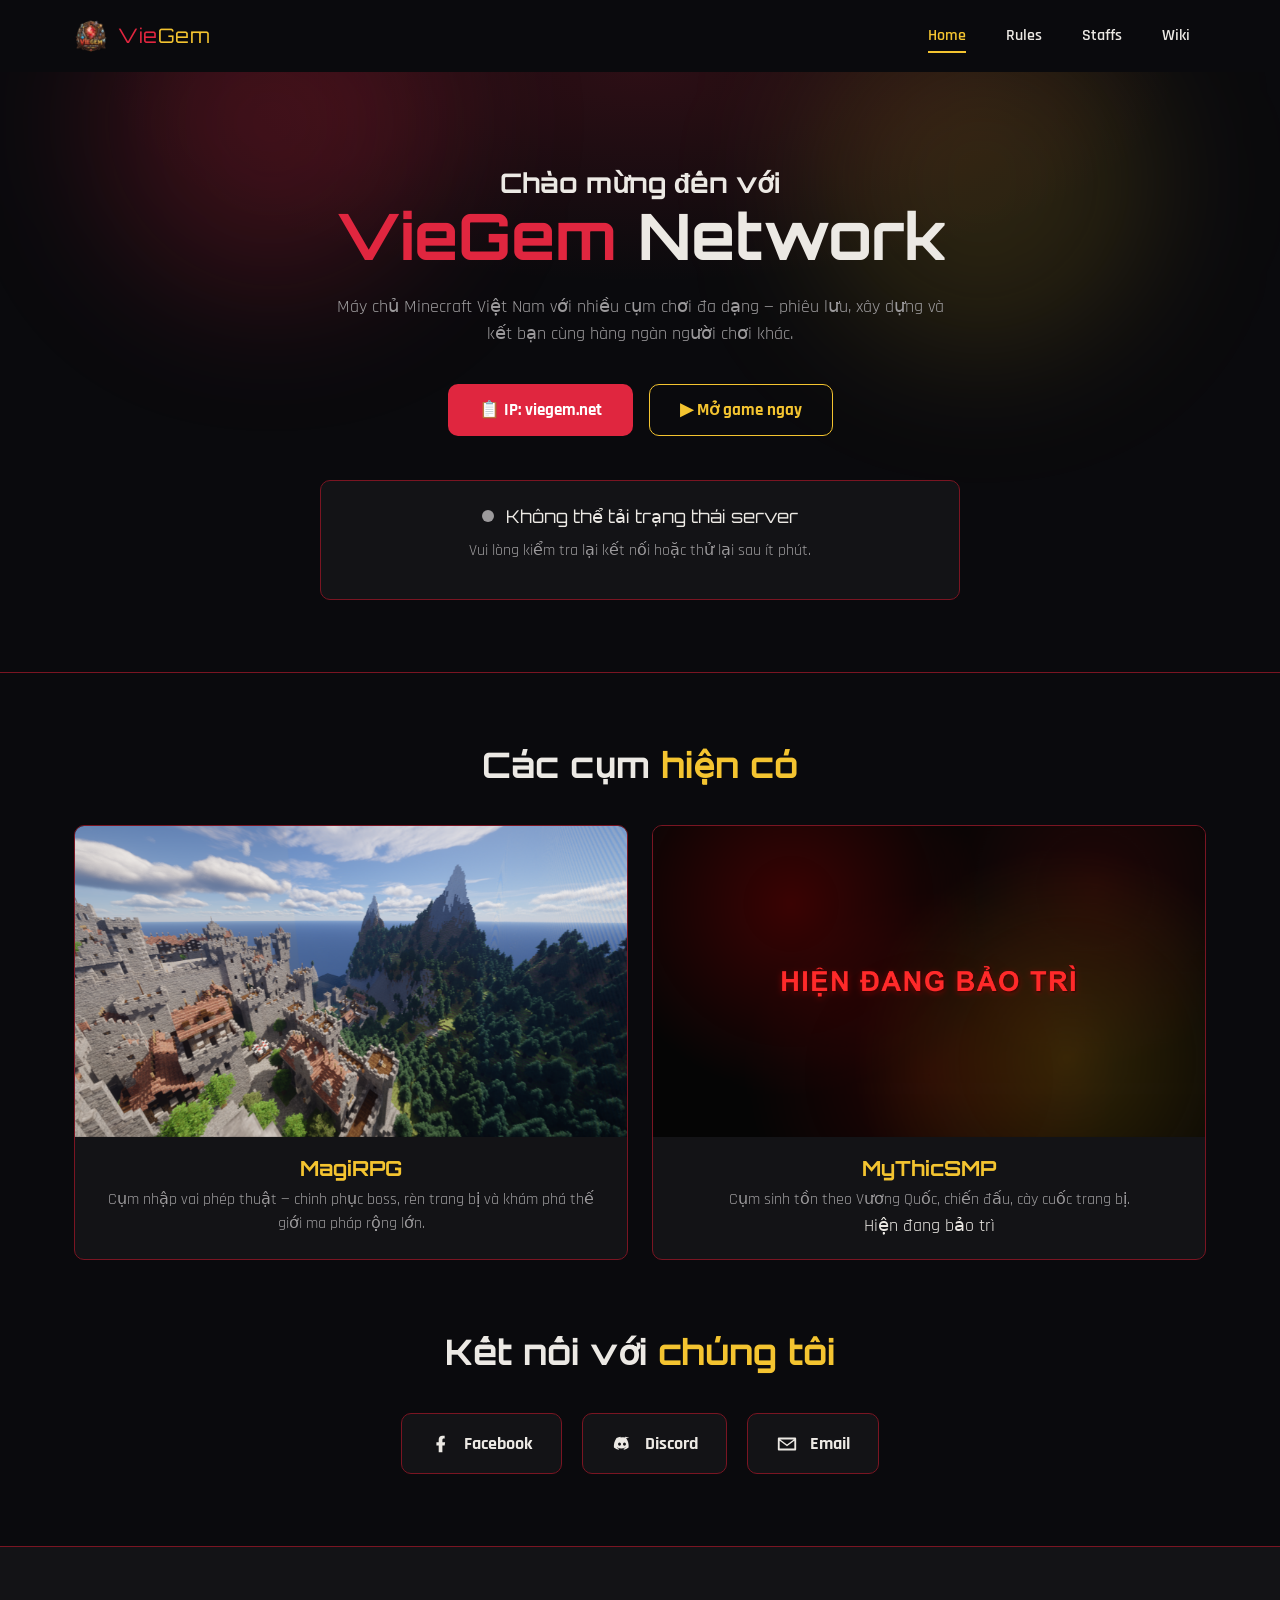
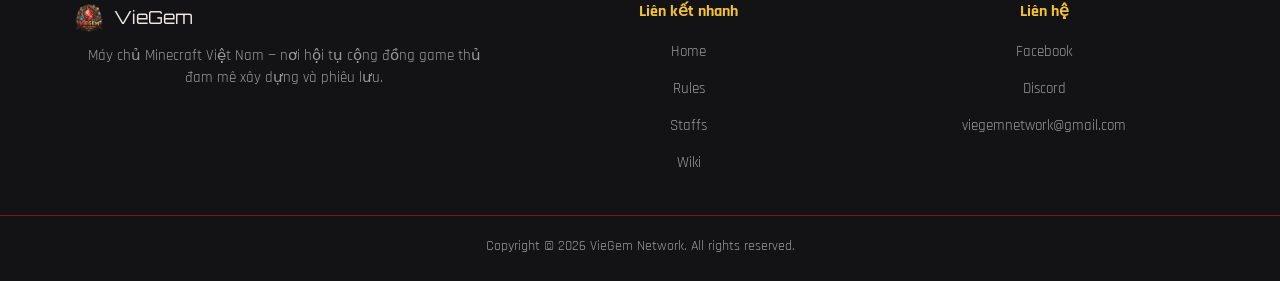
<file: index.html>
<!DOCTYPE html>
<html lang="vi">
<head>
  <meta charset="UTF-8">
  <meta name="viewport" content="width=device-width, initial-scale=1.0">
  <title>VieGem Network — Máy chủ Minecraft</title>
  <meta name="description" content="VieGem Network - Máy chủ Minecraft Việt Nam với nhiều cụm chơi đa dạng, cộng đồng thân thiện.">
  <meta name="title" content="ʜ2ʀʜᴇɴʀʏ | ᴘᴇʀsᴏɴᴀʟ ᴘʀᴏғɪʟᴇ">
  <meta property="og:type" content="website">
  <meta property="og:url" content="https://viegem.net">
  <meta property="og:title" content="VieGem Network — Máy chủ Minecraft">
  <meta property="og:description" content="VieGem Network - Máy chủ Minecraft Việt Nam với nhiều cụm chơi đa dạng, cộng đồng thân thiện.">
  <meta property="og:image" content="/assets/logo-viegem.webp">
  <meta property="twitter:card" content="summary_large_image">
  <meta property="twitter:url" content="https://viegem.net">
  <meta property="twitter:title" content="VieGem Network — Máy chủ Minecraft">
  <meta property="twitter:description" content="VieGem Network - Máy chủ Minecraft Việt Nam với nhiều cụm chơi đa dạng, cộng đồng thân thiện.">
  <meta property="twitter:image" content="/assets/logo-viegem.webp">
  <link rel="preconnect" href="https://fonts.googleapis.com">
  <link rel="preconnect" href="https://fonts.gstatic.com" crossorigin>
  <link href="https://fonts.googleapis.com/css2?family=Orbitron:wght@600;700;800&family=Rajdhani:wght@500;600;700&display=swap" rel="stylesheet">

  <link rel="stylesheet" href="css/style.css">
  <link rel="icon" href="\assets\logo-viegem.webp">
</head>
<body>

  <header class="site-header">
    <div class="container">
      <a href="/" class="brand">
        <img src="\assets\logo-viegem.webp" alt="Logo VieGem Network">
        <span><span class="brand-red">Vie</span><span class="brand-yellow">Gem</span></span>
      </a>
      <nav class="main-nav" id="main-nav">
        <a href="/" class="active">Home</a>
        <a href="/rules/">Rules</a>
        <a href="/staffs/">Staffs</a>
        <a href="/wiki/">Wiki</a>
      </nav>
      <button class="hamburger" aria-label="Mở menu điều hướng" aria-expanded="false" aria-controls="main-nav">
        <span></span><span></span><span></span>
      </button>
    </div>
  </header>

  <section class="hero">
    <div class="container">
      <h2>Chào mừng đến với</h2>
      <h1><span class="accent">VieGem</span> Network</h1>
      <p class="tagline">Máy chủ Minecraft Việt Nam với nhiều cụm chơi đa dạng — phiêu lưu, xây dựng và kết bạn cùng hàng ngàn người chơi khác.</p>

      <div class="hero-actions">
        <button class="btn btn-primary" id="copy-ip-btn" aria-label="Copy địa chỉ IP server">
          📋 IP: viegem.net
        </button>
        <button class="btn btn-secondary" id="launch-game-btn" aria-label="Mở Minecraft và kết nối tới server">
          ▶ Mở game ngay
        </button>
      </div>

      <div class="server-status" id="server-status">
        <div class="status-row">
          <span class="status-dot" aria-hidden="true"></span>
          <span class="status-label">Đang kiểm tra trạng thái...</span>
        </div>
        <div class="status-meta"></div>
        <div class="status-players" aria-label="Danh sách người chơi đang online"></div>
      </div>
    </div>
  </section>

  <section class="section">
    <div class="container">
      <h2>Các cụm <span class="accent">hiện có</span></h2>
      <div class="cluster-grid">
        <a href="/magirpg/" class="cluster-card fade-up">
          <img src="/assets/banner-magirpg.png" alt="Hình ảnh cụm MagiRPG">
          <div class="cluster-body">
            <h3>MagiRPG</h3>
            <p>Cụm nhập vai phép thuật — chinh phục boss, rèn trang bị và khám phá thế giới ma pháp rộng lớn.</p>
          </div>
        </a>
	<a href="/mythicsmp/" class="cluster-card fade-up">
          <img src="/assets/bao-tri.png" alt="Hình ảnh cụm MyThicSMP">
          <div class="cluster-body">
            <h3>MyThicSMP</h3>
            <p>Cụm sinh tồn theo Vương Quốc, chiến đấu, cày cuốc trang bị.</p>
	    <span><span class="brand-red">Hiện đang bảo trì</span>
          </div>
        </a>
      </div>
    </div>
  </section>

  <section class="section" style="padding-top:0;">
    <div class="container">
      <h2>Kết nối với <span class="accent">chúng tôi</span></h2>
      <div class="media-grid">

        <a class="media-btn fade-up" href="https://www.facebook.com/profile.php?id=61582817173974" target="_blank" rel="noopener" aria-label="Trang Facebook của server">
          <svg viewBox="0 0 24 24" aria-hidden="true"><path d="M13.5 21v-7.5H16l.5-3.5h-3V7.8c0-1 .3-1.7 1.7-1.7H16V3.1C15.6 3 14.6 3 13.5 3c-2.4 0-4 1.5-4 4.2V10H7v3.5h2.5V21h4Z"/></svg>
          Facebook
        </a>

        <a class="media-btn fade-up" href="https://discord.viegem.net" target="_blank" rel="noopener" aria-label="Server Discord">
          <svg viewBox="0 0 24 24" aria-hidden="true"><path d="M20 5.5c-1.4-.7-2.9-1.1-4.4-1.4l-.2.4c1.3.4 2.5.9 3.6 1.6-3.7-1.8-8.3-1.8-12 0 1.1-.7 2.3-1.2 3.6-1.6l-.2-.4C9 4.4 7.5 4.8 6 5.5 3.6 9 2.9 12.5 3.2 15.9c1.7 1.3 3.4 2 5 2.5l.6-1c-.9-.3-1.7-.7-2.5-1.2l.4-.3c2.9 1.3 6.1 1.3 9 0l.4.3c-.8.5-1.6.9-2.5 1.2l.6 1c1.6-.5 3.3-1.2 5-2.5.4-3.9-.6-7.4-2.7-10.4ZM9.3 13.9c-.9 0-1.6-.8-1.6-1.8s.7-1.8 1.6-1.8 1.6.8 1.6 1.8-.7 1.8-1.6 1.8Zm5.4 0c-.9 0-1.6-.8-1.6-1.8s.7-1.8 1.6-1.8 1.6.8 1.6 1.8-.7 1.8-1.6 1.8Z"/></svg>
          Discord
        </a>
        <a class="media-btn fade-up" href="mailto:viegemnetwork@gmail.com" aria-label="Gửi email cho server">
          <svg viewBox="0 0 24 24" aria-hidden="true"><path d="M3 5h18a1 1 0 0 1 1 1v12a1 1 0 0 1-1 1H3a1 1 0 0 1-1-1V6a1 1 0 0 1 1-1Zm1.6 2 7.4 5.5L19.4 7H4.6ZM4 8.4V17h16V8.4l-8 6-8-6Z"/></svg>
          Email
        </a>
      </div>
    </div>
  </section>

  <footer class="site-footer">
    <div class="container footer-grid">
      <div class="footer-col">
        <div class="footer-brand">
          <img src="\assets\logo-viegem.webp">
          <span><span class="brand-red">Vie</span><span class="brand-yellow">Gem</span></span>
        </div>
        <p>Máy chủ Minecraft Việt Nam — nơi hội tụ cộng đồng game thủ đam mê xây dựng và phiêu lưu.</p>
      </div>
      <div class="footer-col">
        <h4>Liên kết nhanh</h4>
        <ul>
          <li><a href="/">Home</a></li>
          <li><a href="/rules/">Rules</a></li>
          <li><a href="/staffs/">Staffs</a></li>
          <li><a href="/wiki/">Wiki</a></li>
        </ul>
      </div>
      <div class="footer-col">
        <h4>Liên hệ</h4>
        <ul>
          <li><a href="https://www.facebook.com/profile.php?id=61582817173974" target="_blank" rel="noopener">Facebook</a></li>
          <li><a href="https://discord.viegem.net" target="_blank" rel="noopener">Discord</a></li>
          <li><a href="mailto:viegemnetwork@gmail.com">viegemnetwork@gmail.com</a></li>
        </ul>
      </div>
    </div>
    <div class="footer-bottom">
      Copyright © <span id="current-year">2025</span> VieGem Network. All rights reserved.
    </div>
  </footer>

  <div class="copy-toast" id="copy-toast" role="status" aria-live="polite"></div>

  <script src="js/main.js"></script>
  <script src="js/status.js"></script>
</body>
</html>
</file>
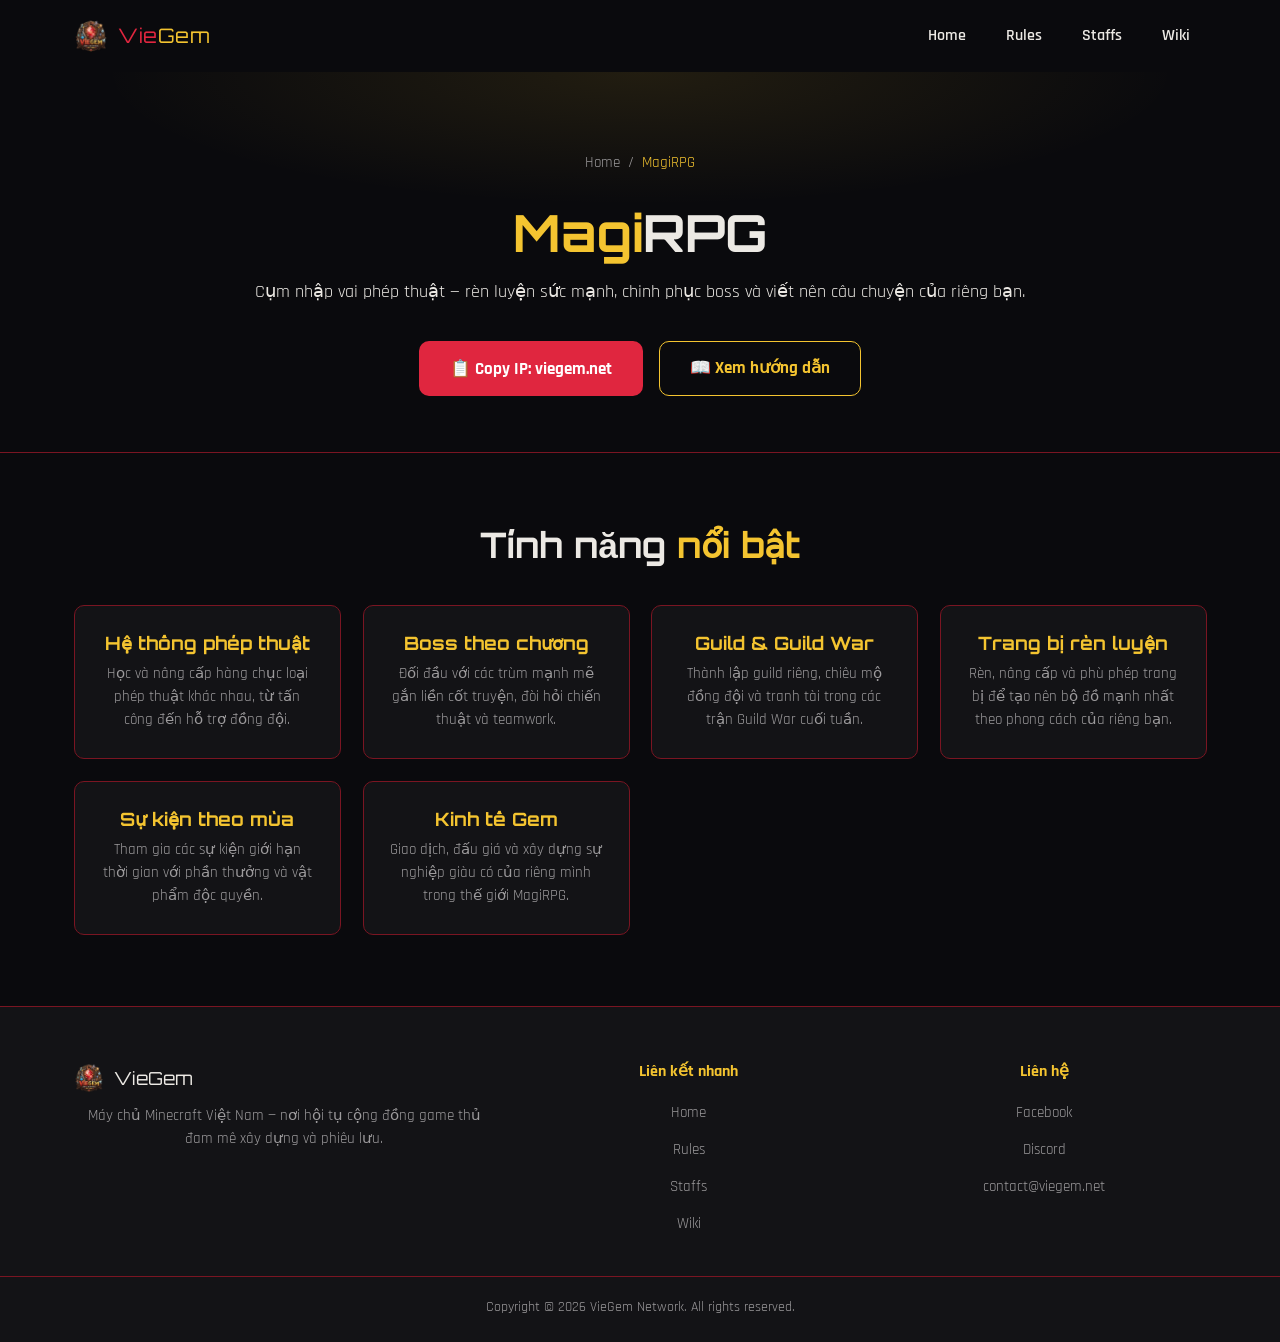
<file: magirpg/index.html>
<!DOCTYPE html>
<html lang="vi">
<head>
  <meta charset="UTF-8">
  <meta name="viewport" content="width=device-width, initial-scale=1.0">
  <title>MagiRPG — VieGem Network</title>
  <meta name="description" content="MagiRPG - cụm nhập vai phép thuật tại VieGem Network.">

  <link rel="preconnect" href="https://fonts.googleapis.com">
  <link rel="preconnect" href="https://fonts.gstatic.com" crossorigin>
  <link href="https://fonts.googleapis.com/css2?family=Orbitron:wght@600;700;800&family=Rajdhani:wght@500;600;700&display=swap" rel="stylesheet">

  <link rel="stylesheet" href="/css/style.css">
  <link rel="icon" href="\assets\logo-viegem.webp">
</head>
<body>

  <!-- ============ HEADER ============ -->
  <header class="site-header">
    <div class="container">
      <a href="/" class="brand">
        <img src="\assets\logo-viegem.webp" alt="Logo VieGem Network">
        <span><span class="brand-red">Vie</span><span class="brand-yellow">Gem</span></span>
      </a>
      <nav class="main-nav" id="main-nav">
        <a href="/">Home</a>
        <a href="/rules/">Rules</a>
        <a href="/staffs/">Staffs</a>
        <a href="/wiki/">Wiki</a>
      </nav>
      <button class="hamburger" aria-label="Mở menu điều hướng" aria-expanded="false" aria-controls="main-nav">
        <span></span><span></span><span></span>
      </button>
    </div>
  </header>

  <!-- ============ HERO CỤM ============ -->
  <section class="cluster-hero">
    <div class="container">
      <div class="breadcrumb"><a href="/">Home</a><span class="sep">/</span><span class="current">MagiRPG</span></div>
      <h1><span class="accent" style="color:var(--c-yellow)">Magi</span>RPG</h1>
      <p class="tagline" style="margin:16px auto 0;">Cụm nhập vai phép thuật — rèn luyện sức mạnh, chinh phục boss và viết nên câu chuyện của riêng bạn.</p>
      <div class="hero-actions">
        <button class="btn btn-primary" id="copy-ip-btn" aria-label="Copy địa chỉ IP server">📋 Copy IP: viegem.net</button>
        <a class="btn btn-secondary" href="/magirpg/wiki/">📖 Xem hướng dẫn</a>
      </div>
    </div>
  </section>

  <!-- ============ TÍNH NĂNG NỔI BẬT ============ -->
  <section class="section">
    <div class="container">
      <h2>Tính năng <span class="accent">nổi bật</span></h2>
      <div class="feature-grid">
        <div class="feature-card fade-up">
          <h3>Hệ thống phép thuật</h3>
          <p>Học và nâng cấp hàng chục loại phép thuật khác nhau, từ tấn công đến hỗ trợ đồng đội.</p>
        </div>
        <div class="feature-card fade-up">
          <h3>Boss theo chương</h3>
          <p>Đối đầu với các trùm mạnh mẽ gắn liền cốt truyện, đòi hỏi chiến thuật và teamwork.</p>
        </div>
        <div class="feature-card fade-up">
          <h3>Guild &amp; Guild War</h3>
          <p>Thành lập guild riêng, chiêu mộ đồng đội và tranh tài trong các trận Guild War cuối tuần.</p>
        </div>
        <div class="feature-card fade-up">
          <h3>Trang bị rèn luyện</h3>
          <p>Rèn, nâng cấp và phù phép trang bị để tạo nên bộ đồ mạnh nhất theo phong cách của riêng bạn.</p>
        </div>
        <div class="feature-card fade-up">
          <h3>Sự kiện theo mùa</h3>
          <p>Tham gia các sự kiện giới hạn thời gian với phần thưởng và vật phẩm độc quyền.</p>
        </div>
        <div class="feature-card fade-up">
          <h3>Kinh tế Gem</h3>
          <p>Giao dịch, đấu giá và xây dựng sự nghiệp giàu có của riêng mình trong thế giới MagiRPG.</p>
        </div>
      </div>
    </div>
  </section>

  <!-- ============ FOOTER ============ -->
  <footer class="site-footer">
    <div class="container footer-grid">
      <div class="footer-col">
        <div class="footer-brand">
          <img src="\assets\logo-viegem.webp" alt="Logo VieGem Network">
          <span><span class="brand-red">Vie</span><span class="brand-yellow">Gem</span></span>
        </div>
        <p>Máy chủ Minecraft Việt Nam — nơi hội tụ cộng đồng game thủ đam mê xây dựng và phiêu lưu.</p>
      </div>
      <div class="footer-col">
        <h4>Liên kết nhanh</h4>
        <ul>
          <li><a href="/">Home</a></li>
          <li><a href="/rules/">Rules</a></li>
          <li><a href="/staffs/">Staffs</a></li>
          <li><a href="/wiki/">Wiki</a></li>
        </ul>
      </div>
      <div class="footer-col">
        <h4>Liên hệ</h4>
        <ul>
          <li><a href="https://facebook.com" target="_blank" rel="noopener">Facebook</a></li>
          <li><a href="https://discord.gg" target="_blank" rel="noopener">Discord</a></li>
          <li><a href="mailto:contact@viegem.net">contact@viegem.net</a></li>
        </ul>
      </div>
    </div>
    <div class="footer-bottom">
      Copyright © <span id="current-year">2025</span> VieGem Network. All rights reserved.
    </div>
  </footer>

  <script src="/js/main.js"></script>
</body>
</html>
</file>
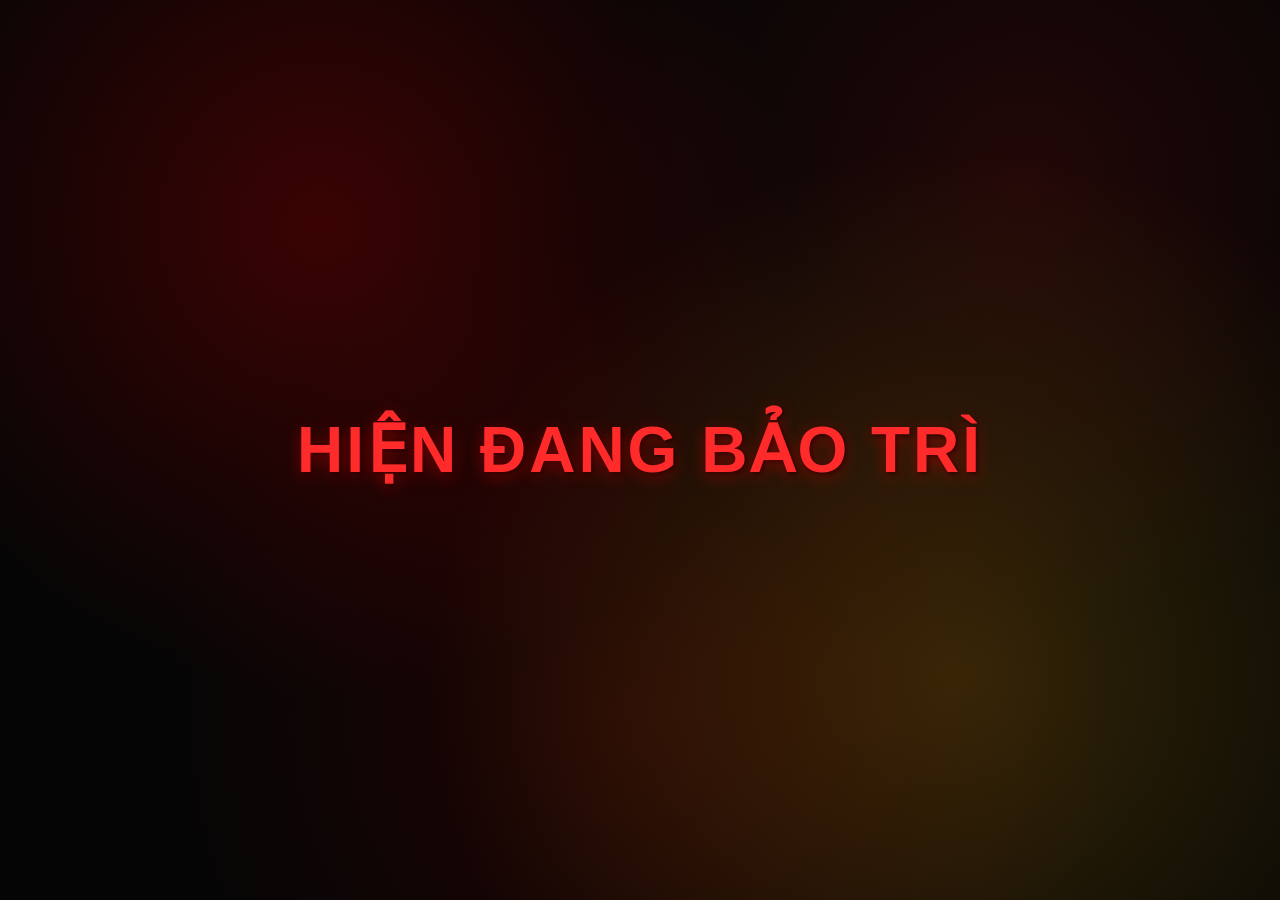
<file: mythicsmp/index.html>
<!DOCTYPE html>
<html lang="vi">
<head>
    <meta charset="UTF-8">
    <meta name="viewport" content="width=device-width, initial-scale=1.0">
    <title>Đang bảo trì</title>
    <style>
        body, html {
            margin: 0;
            padding: 0;
            height: 100%;
            width: 100%;
            /* Sử dụng Flexbox để căn giữa nội dung */
            display: flex;
            justify-content: center;
            align-items: center;
            
            /* Nền đen chủ đạo */
            background-color: #050505;
            
            /* Tạo hiệu ứng loang (mottled/gradient) đỏ và vàng */
            background-image: 
                radial-gradient(circle at 25% 25%, rgba(139, 0, 0, 0.4) 0%, transparent 40%),
                radial-gradient(circle at 75% 75%, rgba(184, 134, 11, 0.25) 0%, transparent 45%),
                radial-gradient(circle at 50% 80%, rgba(100, 0, 0, 0.3) 0%, transparent 50%),
                radial-gradient(circle at 80% 20%, rgba(200, 20, 20, 0.15) 0%, transparent 35%);
            
            font-family: 'Arial', sans-serif;
            overflow: hidden;
        }

        .maintenance-text {
            color: #ff2a2a; /* Màu đỏ sáng để nổi bật trên nền tối */
            font-size: 4rem;
            font-weight: bold;
            text-transform: uppercase;
            text-align: center;
            /* Thêm bóng đổ để chữ có chiều sâu và không bị chìm vào nền */
            text-shadow: 0px 4px 15px rgba(255, 0, 0, 0.4), 2px 2px 5px rgba(0, 0, 0, 0.8);
            letter-spacing: 3px;
        }

        /* Responsive cho điện thoại */
        @media (max-width: 768px) {
            .maintenance-text {
                font-size: 2.5rem;
                padding: 0 20px;
            }
        }
    </style>
</head>
<body>
    <div class="maintenance-text">Hiện đang bảo trì</div>
</body>
</html>
</file>
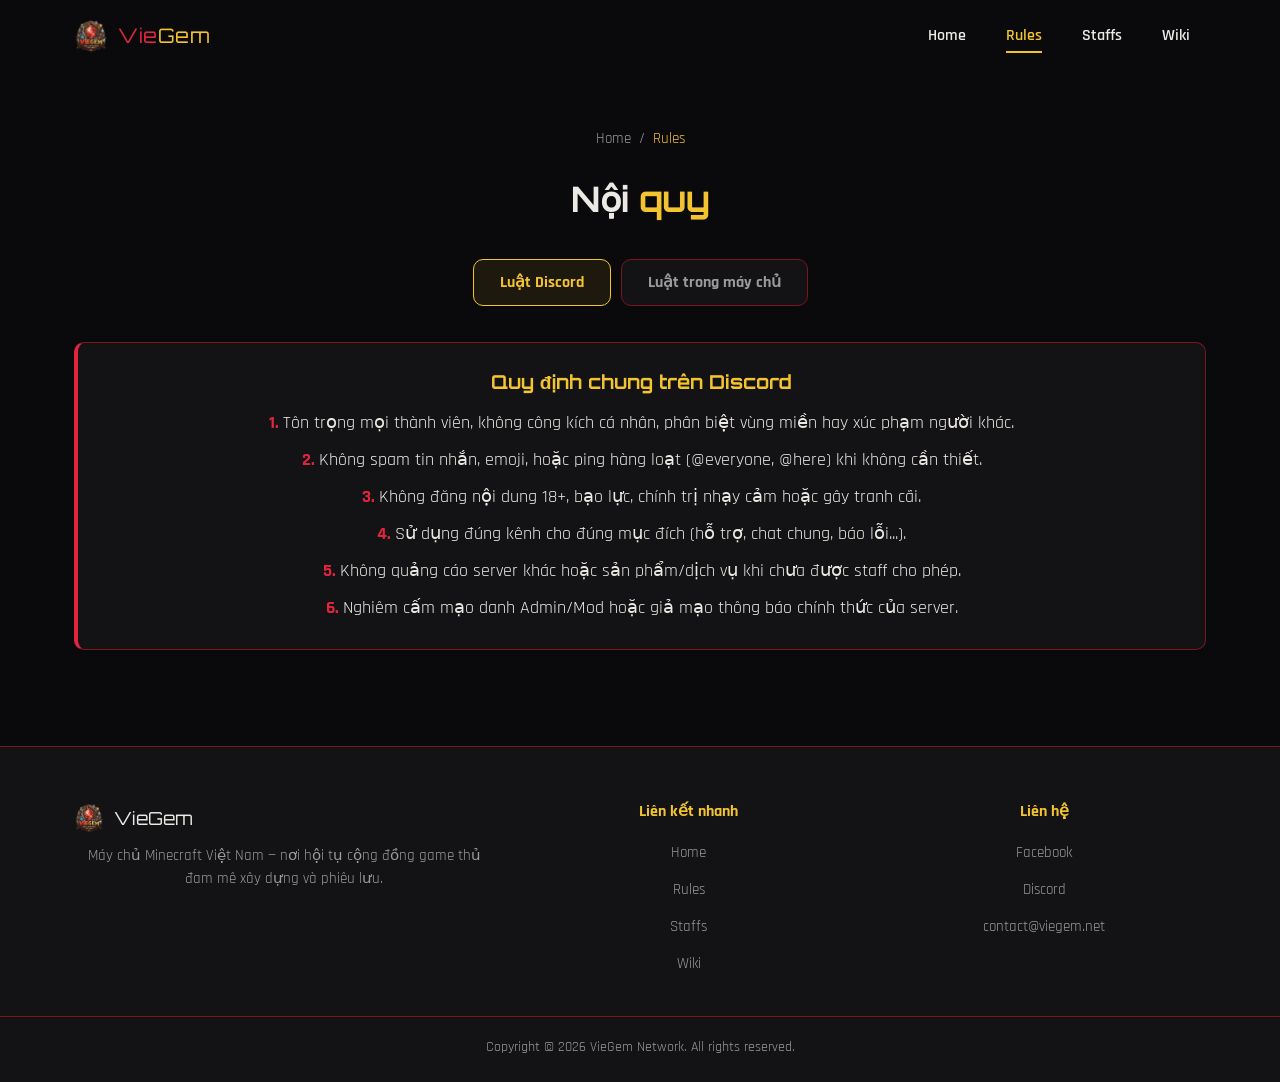
<file: rules/index.html>
<!DOCTYPE html>
<html lang="vi">
<head>
  <meta charset="UTF-8">
  <meta name="viewport" content="width=device-width, initial-scale=1.0">
  <title>Nội quy — VieGem Network</title>
  <meta name="description" content="Nội quy Discord và nội quy trong máy chủ VieGem Network.">

  <link rel="preconnect" href="https://fonts.googleapis.com">
  <link rel="preconnect" href="https://fonts.gstatic.com" crossorigin>
  <link href="https://fonts.googleapis.com/css2?family=Orbitron:wght@600;700;800&family=Rajdhani:wght@500;600;700&display=swap" rel="stylesheet">

  <link rel="stylesheet" href="/css/style.css">
  <link rel="icon" href="\assets\logo-viegem.webp">
</head>
<body>

  <!-- ============ HEADER ============ -->
  <header class="site-header">
    <div class="container">
      <a href="/" class="brand">
        <img src="\assets\logo-viegem.webp" alt="Logo VieGem Network">
        <span><span class="brand-red">Vie</span><span class="brand-yellow">Gem</span></span>
      </a>
      <nav class="main-nav" id="main-nav">
        <a href="/">Home</a>
        <a href="/rules/" class="active">Rules</a>
        <a href="/staffs/">Staffs</a>
        <a href="/wiki/">Wiki</a>
      </nav>
      <button class="hamburger" aria-label="Mở menu điều hướng" aria-expanded="false" aria-controls="main-nav">
        <span></span><span></span><span></span>
      </button>
    </div>
  </header>

  <section class="section" style="padding-top:56px;">
    <div class="container">
      <div class="breadcrumb"><a href="/">Home</a><span class="sep">/</span><span class="current">Rules</span></div>
      <h2>Nội <span class="accent">quy</span></h2>

      <!-- Tab chuyển đổi giữa 2 nhóm luật -->
      <div class="rules-tabs" role="tablist" aria-label="Chọn nhóm nội quy">
        <button class="rules-tab-btn active" data-tab="discord" role="tab" aria-selected="true">Luật Discord</button>
        <button class="rules-tab-btn" data-tab="server" role="tab" aria-selected="false">Luật trong máy chủ</button>
      </div>

      <!-- ===== PANEL 1: LUẬT DISCORD ===== -->
      <div class="rules-panel active" data-panel="discord">
        <div class="rules-box fade-up">
          <h3>Quy định chung trên Discord</h3>
          <ol>
            <li>Tôn trọng mọi thành viên, không công kích cá nhân, phân biệt vùng miền hay xúc phạm người khác.</li>
            <li>Không spam tin nhắn, emoji, hoặc ping hàng loạt (@everyone, @here) khi không cần thiết.</li>
            <li>Không đăng nội dung 18+, bạo lực, chính trị nhạy cảm hoặc gây tranh cãi.</li>
            <li>Sử dụng đúng kênh cho đúng mục đích (hỗ trợ, chat chung, báo lỗi...).</li>
            <li>Không quảng cáo server khác hoặc sản phẩm/dịch vụ khi chưa được staff cho phép.</li>
            <li>Nghiêm cấm mạo danh Admin/Mod hoặc giả mạo thông báo chính thức của server.</li>
          </ol>
        </div>
      </div>

      <!-- ===== PANEL 2: LUẬT TRONG MÁY CHỦ ===== -->
      <div class="rules-panel" data-panel="server">
        <!-- Luật chung áp dụng cho mọi cụm -->
        <div class="rules-box fade-up">
          <h3>Luật chung (áp dụng mọi cụm)</h3>
          <ol>
            <li>Không sử dụng hack client, x-ray, autoclicker hoặc bất kỳ phần mềm gian lận nào.</li>
            <li>Không khai thác lỗi (bug/exploit) để trục lợi — vui lòng báo cáo cho staff khi phát hiện lỗi.</li>
            <li>Không xây dựng công trình phản cảm, xúc phạm tôn giáo, chính trị hoặc cá nhân khác.</li>
            <li>Không lừa đảo, lợi dụng lòng tin để chiếm đoạt tài sản trong game của người chơi khác.</li>
            <li>Nghiêm cấm mọi hình thức mua bán tài khoản, vật phẩm bằng tiền thật ngoài kênh chính thức.</li>
          </ol>
        </div>

        <!-- Luật riêng cho từng cụm — thêm cụm mới bằng cách copy khối .rules-box này -->
        <div class="rules-box fade-up">
          <h3>Luật riêng — MagiRPG</h3>
          <ol>
            <li>Không train quái tại khu vực spawn hoặc khu vực dành cho người chơi mới.</li>
            <li>Không PvP ngoài vùng an toàn (safe-zone) nếu chưa bật chế độ chiến đấu.</li>
            <li>Không lạm dụng phép thuật/skill để gây lag server (spam hiệu ứng liên tục).</li>
            <li>Guild War chỉ diễn ra trong khung giờ quy định — xem chi tiết tại trang Wiki.</li>
          </ol>
        </div>

        <!-- 🧩 Chỗ trống để thêm luật cho cụm mới trong tương lai -->
        <!--
        <div class="rules-box fade-up">
          <h3>Luật riêng — [Tên cụm mới]</h3>
          <ol>
            <li>...</li>
          </ol>
        </div>
        -->
      </div>
    </div>
  </section>

  <!-- ============ FOOTER ============ -->
  <footer class="site-footer">
    <div class="container footer-grid">
      <div class="footer-col">
        <div class="footer-brand">
          <img src="\assets\logo-viegem.webp" alt="Logo VieGem Network">
          <span><span class="brand-red">Vie</span><span class="brand-yellow">Gem</span></span>
        </div>
        <p>Máy chủ Minecraft Việt Nam — nơi hội tụ cộng đồng game thủ đam mê xây dựng và phiêu lưu.</p>
      </div>
      <div class="footer-col">
        <h4>Liên kết nhanh</h4>
        <ul>
          <li><a href="/">Home</a></li>
          <li><a href="/rules/">Rules</a></li>
          <li><a href="/staffs/">Staffs</a></li>
          <li><a href="/wiki/">Wiki</a></li>
        </ul>
      </div>
      <div class="footer-col">
        <h4>Liên hệ</h4>
        <ul>
          <li><a href="https://facebook.com" target="_blank" rel="noopener">Facebook</a></li>
          <li><a href="https://discord.gg" target="_blank" rel="noopener">Discord</a></li>
          <li><a href="mailto:contact@viegem.net">contact@viegem.net</a></li>
        </ul>
      </div>
    </div>
    <div class="footer-bottom">
      Copyright © <span id="current-year">2025</span> VieGem Network. All rights reserved.
    </div>
  </footer>

  <script src="/js/main.js"></script>
  <script>
    // Chuyển đổi tab Luật Discord / Luật trong máy chủ
    document.querySelectorAll(".rules-tab-btn").forEach((btn) => {
      btn.addEventListener("click", () => {
        document.querySelectorAll(".rules-tab-btn").forEach((b) => {
          b.classList.remove("active");
          b.setAttribute("aria-selected", "false");
        });
        document.querySelectorAll(".rules-panel").forEach((p) => p.classList.remove("active"));

        btn.classList.add("active");
        btn.setAttribute("aria-selected", "true");
        document.querySelector(`[data-panel="${btn.dataset.tab}"]`).classList.add("active");
      });
    });
  </script>
</body>
</html>
</file>
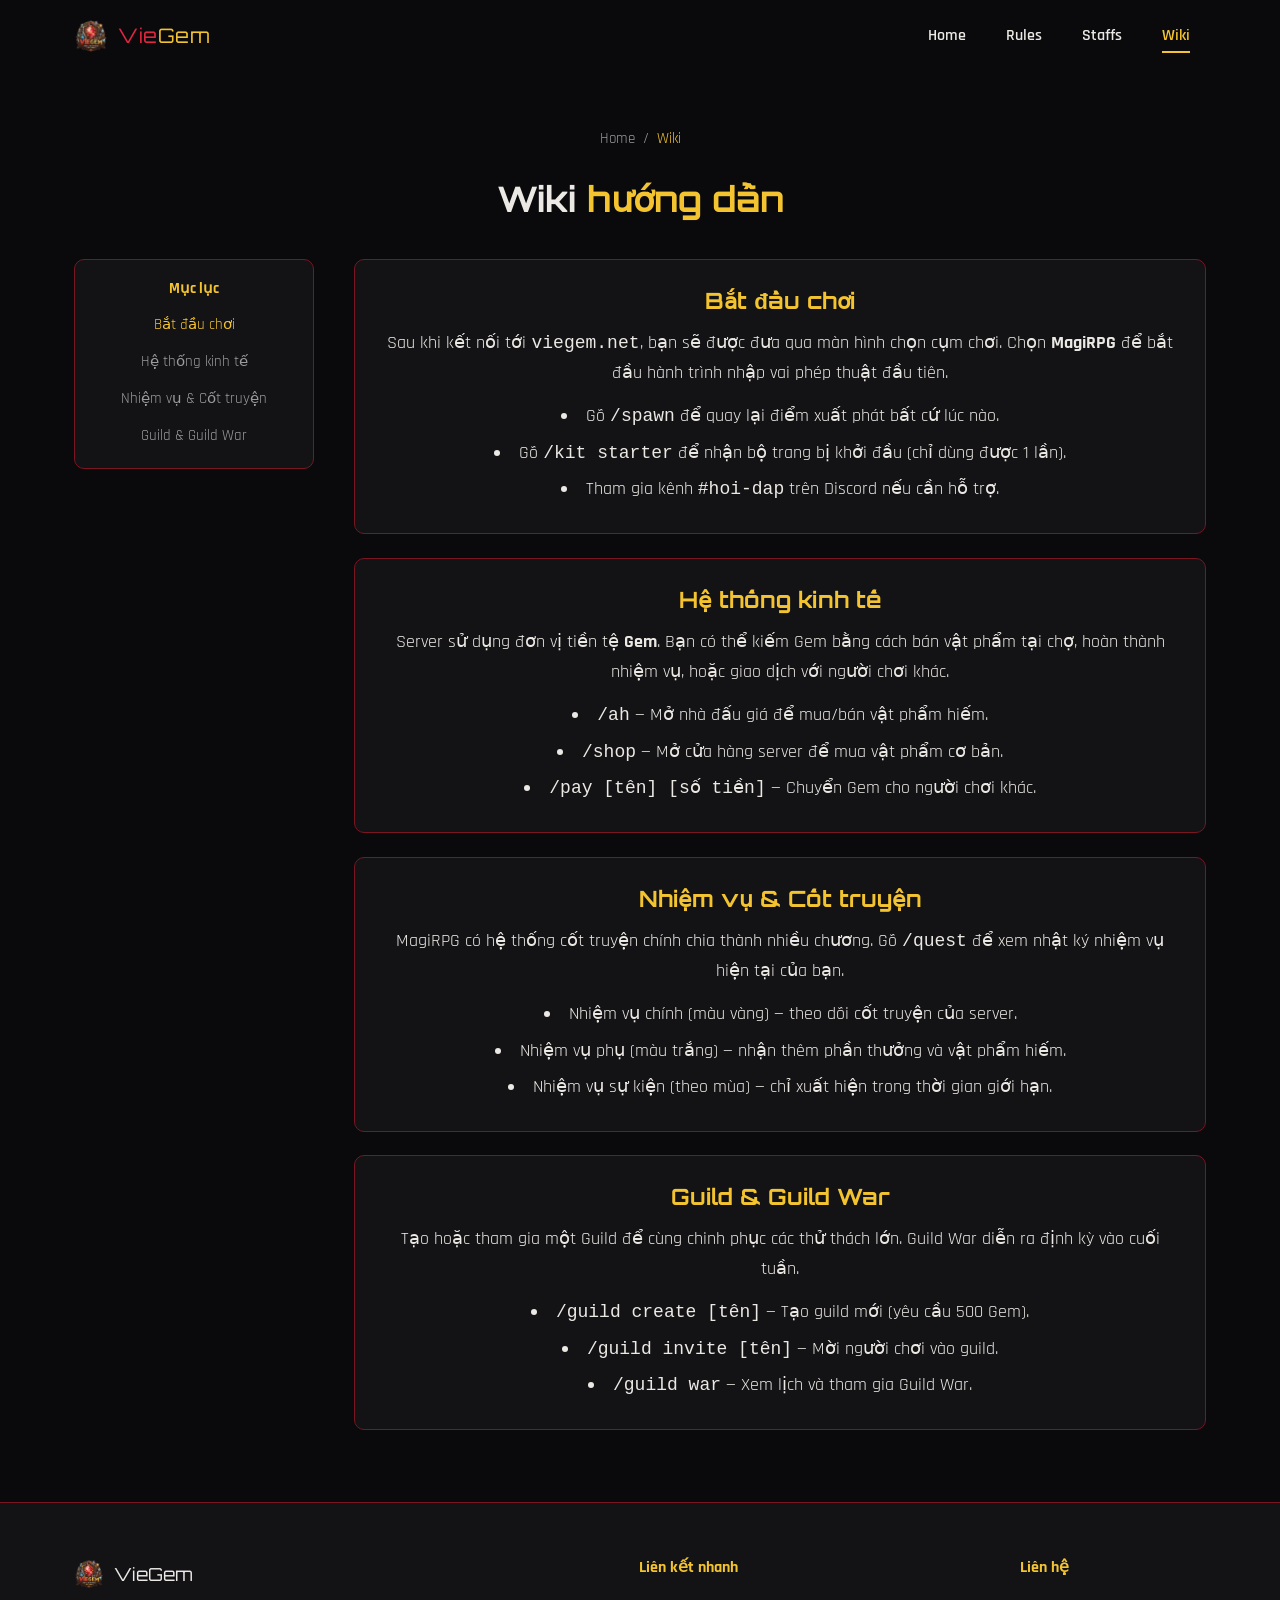
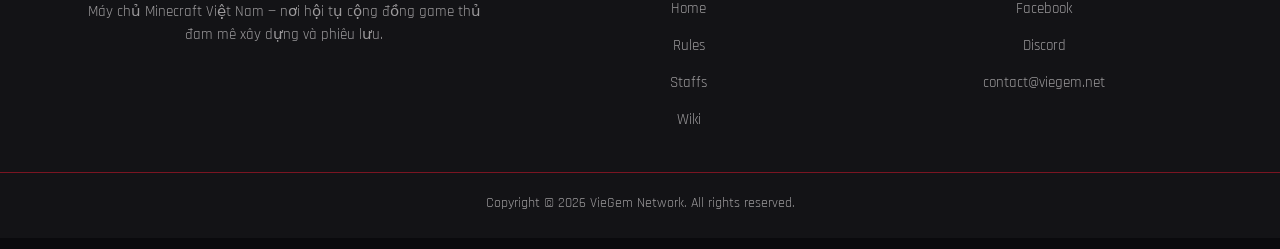
<file: wiki/index.html>
<!DOCTYPE html>
<html lang="vi">
<head>
  <meta charset="UTF-8">
  <meta name="viewport" content="width=device-width, initial-scale=1.0">
  <title>Wiki — VieGem Network</title>
  <meta name="description" content="Wiki hướng dẫn chơi tại VieGem Network: cách bắt đầu, cốt truyện, hệ thống nhiệm vụ và nhiều hơn nữa.">

  <link rel="preconnect" href="https://fonts.googleapis.com">
  <link rel="preconnect" href="https://fonts.gstatic.com" crossorigin>
  <link href="https://fonts.googleapis.com/css2?family=Orbitron:wght@600;700;800&family=Rajdhani:wght@500;600;700&display=swap" rel="stylesheet">

  <link rel="stylesheet" href="/css/style.css">
  <link rel="icon" href="\assets\logo-viegem.webp">
</head>
<body>

  <!-- ============ HEADER ============ -->
  <header class="site-header">
    <div class="container">
      <a href="/" class="brand">
        <img src="\assets\logo-viegem.webp" alt="Logo VieGem Network">
        <span><span class="brand-red">Vie</span><span class="brand-yellow">Gem</span></span>
      </a>
      <nav class="main-nav" id="main-nav">
        <a href="/">Home</a>
        <a href="/rules/">Rules</a>
        <a href="/staffs/">Staffs</a>
        <a href="/wiki/" class="active">Wiki</a>
      </nav>
      <button class="hamburger" aria-label="Mở menu điều hướng" aria-expanded="false" aria-controls="main-nav">
        <span></span><span></span><span></span>
      </button>
    </div>
  </header>

  <section class="section" style="padding-top:56px;">
    <div class="container">
      <div class="breadcrumb"><a href="/">Home</a><span class="sep">/</span><span class="current">Wiki</span></div>
      <h2>Wiki <span class="accent">hướng dẫn</span></h2>

      <div class="wiki-layout">
        <!-- ===== SIDEBAR MỤC LỤC =====
             Mỗi link trỏ tới #id của một .wiki-card bên phải.
             Thêm mục wiki mới ở phần nội dung thì nhớ thêm link tương ứng ở đây. -->
        <nav class="wiki-toc" aria-label="Mục lục Wiki">
          <h4>Mục lục</h4>
          <ul>
            <li><a href="#bat-dau">Bắt đầu chơi</a></li>
            <li><a href="#kinh-te">Hệ thống kinh tế</a></li>
            <li><a href="#nhiem-vu">Nhiệm vụ &amp; Cốt truyện</a></li>
            <li><a href="#guild">Guild &amp; Guild War</a></li>
          </ul>
        </nav>

        <div class="wiki-content">

          <!-- ===== WIKI SECTION: BẮT ĐẦU =====
               Để thêm mục wiki mới: copy toàn bộ block <div class="wiki-card">...</div> bên dưới và sửa nội dung.
               Để sửa tiêu đề: thay đổi thẻ <h2>.
               Để sửa nội dung: thay đổi nội dung bên trong <div class="wiki-content">.
               Nhớ id trên <div class="wiki-card"> phải khớp với link mục lục (href="#...") bên trái.
          -->
          <div class="wiki-card fade-up" id="bat-dau">
            <h2>Bắt đầu chơi</h2>
            <div class="wiki-body">
              <p>Sau khi kết nối tới <code>viegem.net</code>, bạn sẽ được đưa qua màn hình chọn cụm chơi. Chọn <strong>MagiRPG</strong> để bắt đầu hành trình nhập vai phép thuật đầu tiên.</p>
              <ul>
                <li>Gõ <code>/spawn</code> để quay lại điểm xuất phát bất cứ lúc nào.</li>
                <li>Gõ <code>/kit starter</code> để nhận bộ trang bị khởi đầu (chỉ dùng được 1 lần).</li>
                <li>Tham gia kênh <code>#hoi-dap</code> trên Discord nếu cần hỗ trợ.</li>
              </ul>
            </div>
          </div>

          <!-- ===== WIKI SECTION: HỆ THỐNG KINH TẾ ===== -->
          <div class="wiki-card fade-up" id="kinh-te">
            <h2>Hệ thống kinh tế</h2>
            <div class="wiki-body">
              <p>Server sử dụng đơn vị tiền tệ <strong>Gem</strong>. Bạn có thể kiếm Gem bằng cách bán vật phẩm tại chợ, hoàn thành nhiệm vụ, hoặc giao dịch với người chơi khác.</p>
              <ul>
                <li><code>/ah</code> — Mở nhà đấu giá để mua/bán vật phẩm hiếm.</li>
                <li><code>/shop</code> — Mở cửa hàng server để mua vật phẩm cơ bản.</li>
                <li><code>/pay [tên] [số tiền]</code> — Chuyển Gem cho người chơi khác.</li>
              </ul>
            </div>
          </div>

          <!-- ===== WIKI SECTION: NHIỆM VỤ & CỐT TRUYỆN ===== -->
          <div class="wiki-card fade-up" id="nhiem-vu">
            <h2>Nhiệm vụ &amp; Cốt truyện</h2>
            <div class="wiki-body">
              <p>MagiRPG có hệ thống cốt truyện chính chia thành nhiều chương. Gõ <code>/quest</code> để xem nhật ký nhiệm vụ hiện tại của bạn.</p>
              <ul>
                <li>Nhiệm vụ chính (màu vàng) — theo dõi cốt truyện của server.</li>
                <li>Nhiệm vụ phụ (màu trắng) — nhận thêm phần thưởng và vật phẩm hiếm.</li>
                <li>Nhiệm vụ sự kiện (theo mùa) — chỉ xuất hiện trong thời gian giới hạn.</li>
              </ul>
            </div>
          </div>

          <!-- ===== WIKI SECTION: GUILD & GUILD WAR ===== -->
          <div class="wiki-card fade-up" id="guild">
            <h2>Guild &amp; Guild War</h2>
            <div class="wiki-body">
              <p>Tạo hoặc tham gia một Guild để cùng chinh phục các thử thách lớn. Guild War diễn ra định kỳ vào cuối tuần.</p>
              <ul>
                <li><code>/guild create [tên]</code> — Tạo guild mới (yêu cầu 500 Gem).</li>
                <li><code>/guild invite [tên]</code> — Mời người chơi vào guild.</li>
                <li><code>/guild war</code> — Xem lịch và tham gia Guild War.</li>
              </ul>
            </div>
          </div>

          <!-- 🧩 Thêm mục wiki mới bằng cách copy 1 khối .wiki-card ở trên,
               đổi id, tiêu đề <h2>, nội dung, và thêm link tương ứng vào mục lục bên trái. -->

        </div>
      </div>
    </div>
  </section>

  <!-- ============ FOOTER ============ -->
  <footer class="site-footer">
    <div class="container footer-grid">
      <div class="footer-col">
        <div class="footer-brand">
          <img src="\assets\logo-viegem.webp" alt="Logo VieGem Network">
          <span><span class="brand-red">Vie</span><span class="brand-yellow">Gem</span></span>
        </div>
        <p>Máy chủ Minecraft Việt Nam — nơi hội tụ cộng đồng game thủ đam mê xây dựng và phiêu lưu.</p>
      </div>
      <div class="footer-col">
        <h4>Liên kết nhanh</h4>
        <ul>
          <li><a href="/">Home</a></li>
          <li><a href="/rules/">Rules</a></li>
          <li><a href="/staffs/">Staffs</a></li>
          <li><a href="/wiki/">Wiki</a></li>
        </ul>
      </div>
      <div class="footer-col">
        <h4>Liên hệ</h4>
        <ul>
          <li><a href="https://facebook.com" target="_blank" rel="noopener">Facebook</a></li>
          <li><a href="https://discord.gg" target="_blank" rel="noopener">Discord</a></li>
          <li><a href="mailto:contact@viegem.net">contact@viegem.net</a></li>
        </ul>
      </div>
    </div>
    <div class="footer-bottom">
      Copyright © <span id="current-year">2025</span> VieGem Network. All rights reserved.
    </div>
  </footer>

  <script src="/js/main.js"></script>
  <script>
    // Cuộn mượt tới mục wiki khi bấm vào Mục lục, KHÔNG đổi URL
    // (giữ thanh địa chỉ sạch sẽ, không hiện #id sau khi bấm).
    const tocLinks = document.querySelectorAll('.wiki-toc a[href^="#"]');
    tocLinks.forEach((link) => {
      link.addEventListener("click", (e) => {
        e.preventDefault();
        const target = document.querySelector(link.getAttribute("href"));
        if (target) {
          target.scrollIntoView({ behavior: "smooth", block: "start" });
          target.setAttribute("tabindex", "-1");
          target.focus({ preventScroll: true }); // hỗ trợ đọc màn hình mà không thêm #id vào URL
        }
      });
    });

    // Tô sáng mục lục tương ứng với phần đang xem trên màn hình
    const wikiCards = document.querySelectorAll(".wiki-card[id]");
    if ("IntersectionObserver" in window && wikiCards.length) {
      const tocObserver = new IntersectionObserver(
        (entries) => {
          entries.forEach((entry) => {
            if (entry.isIntersecting) {
              tocLinks.forEach((l) => l.classList.remove("active"));
              const activeLink = document.querySelector(`.wiki-toc a[href="#${entry.target.id}"]`);
              if (activeLink) activeLink.classList.add("active");
            }
          });
        },
        { rootMargin: "-45% 0px -45% 0px" }
      );
      wikiCards.forEach((card) => tocObserver.observe(card));
    }
  </script>
</body>
</html>
</file>
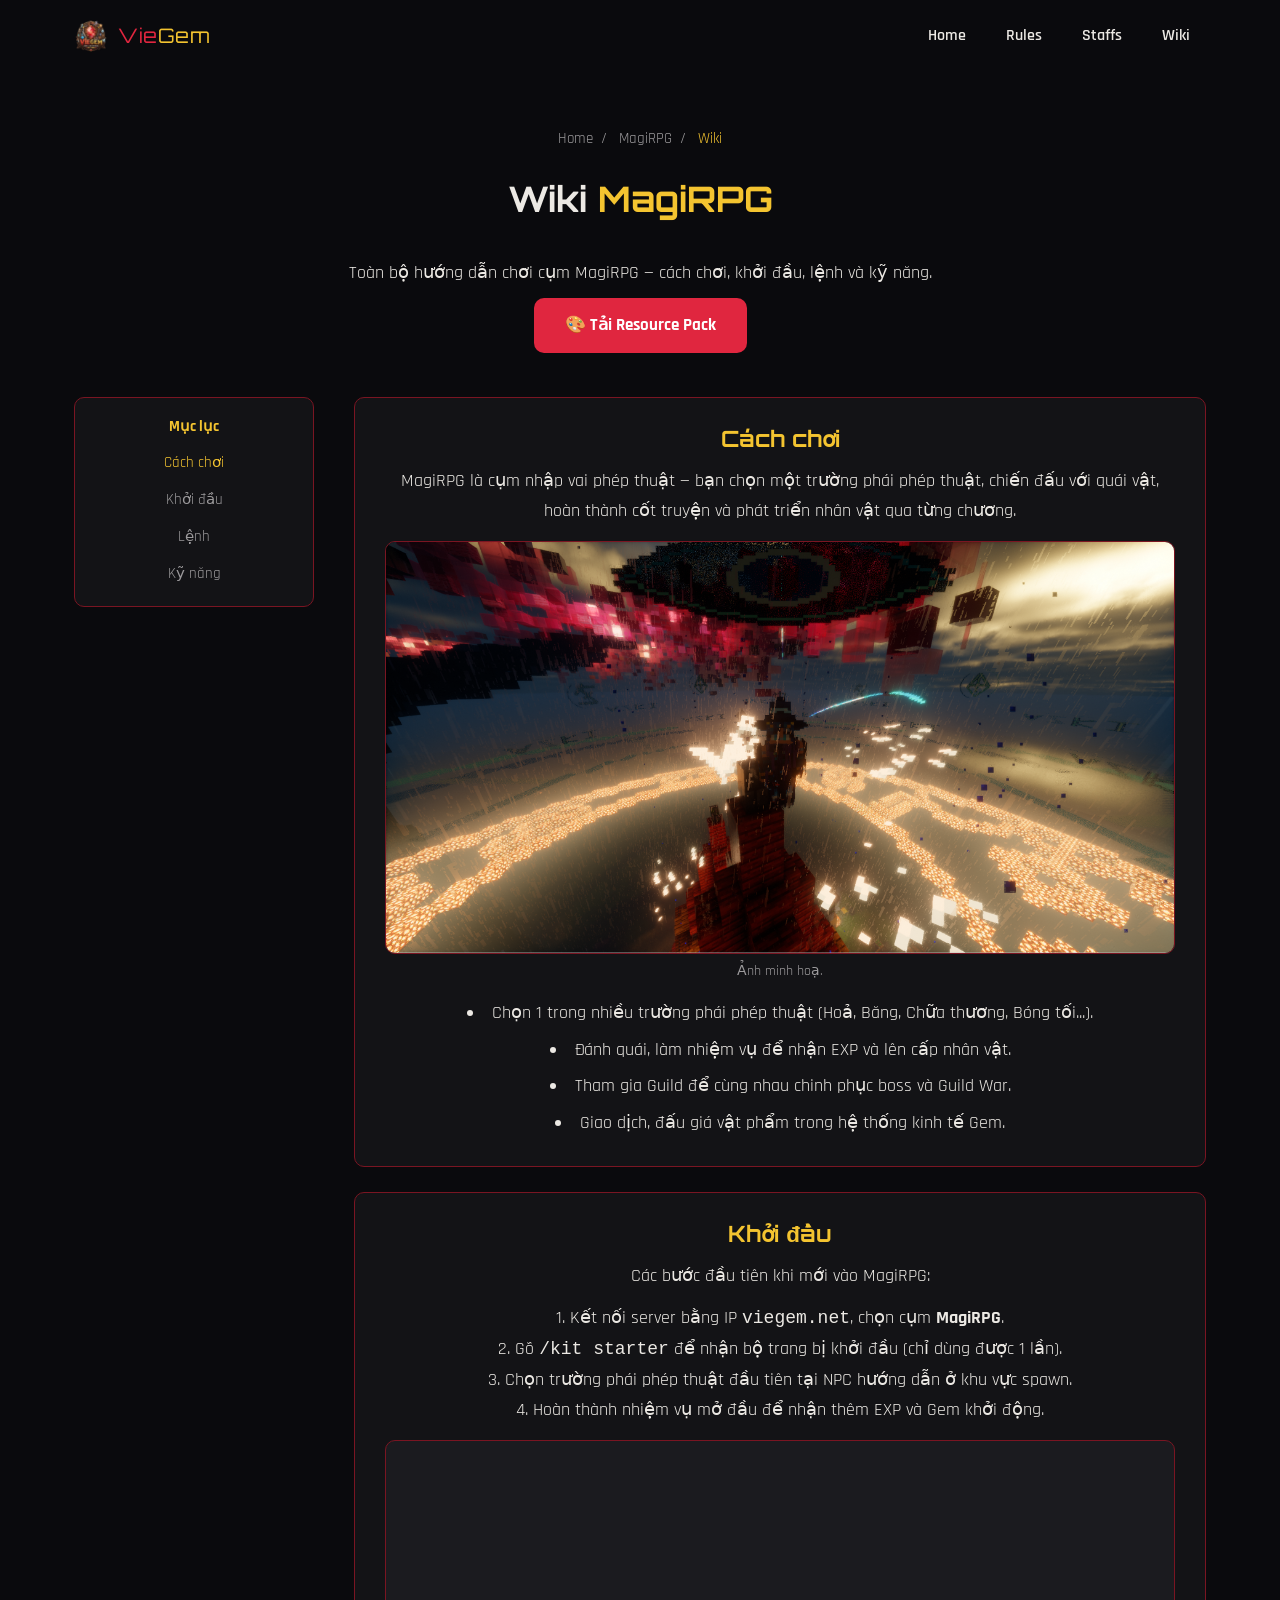
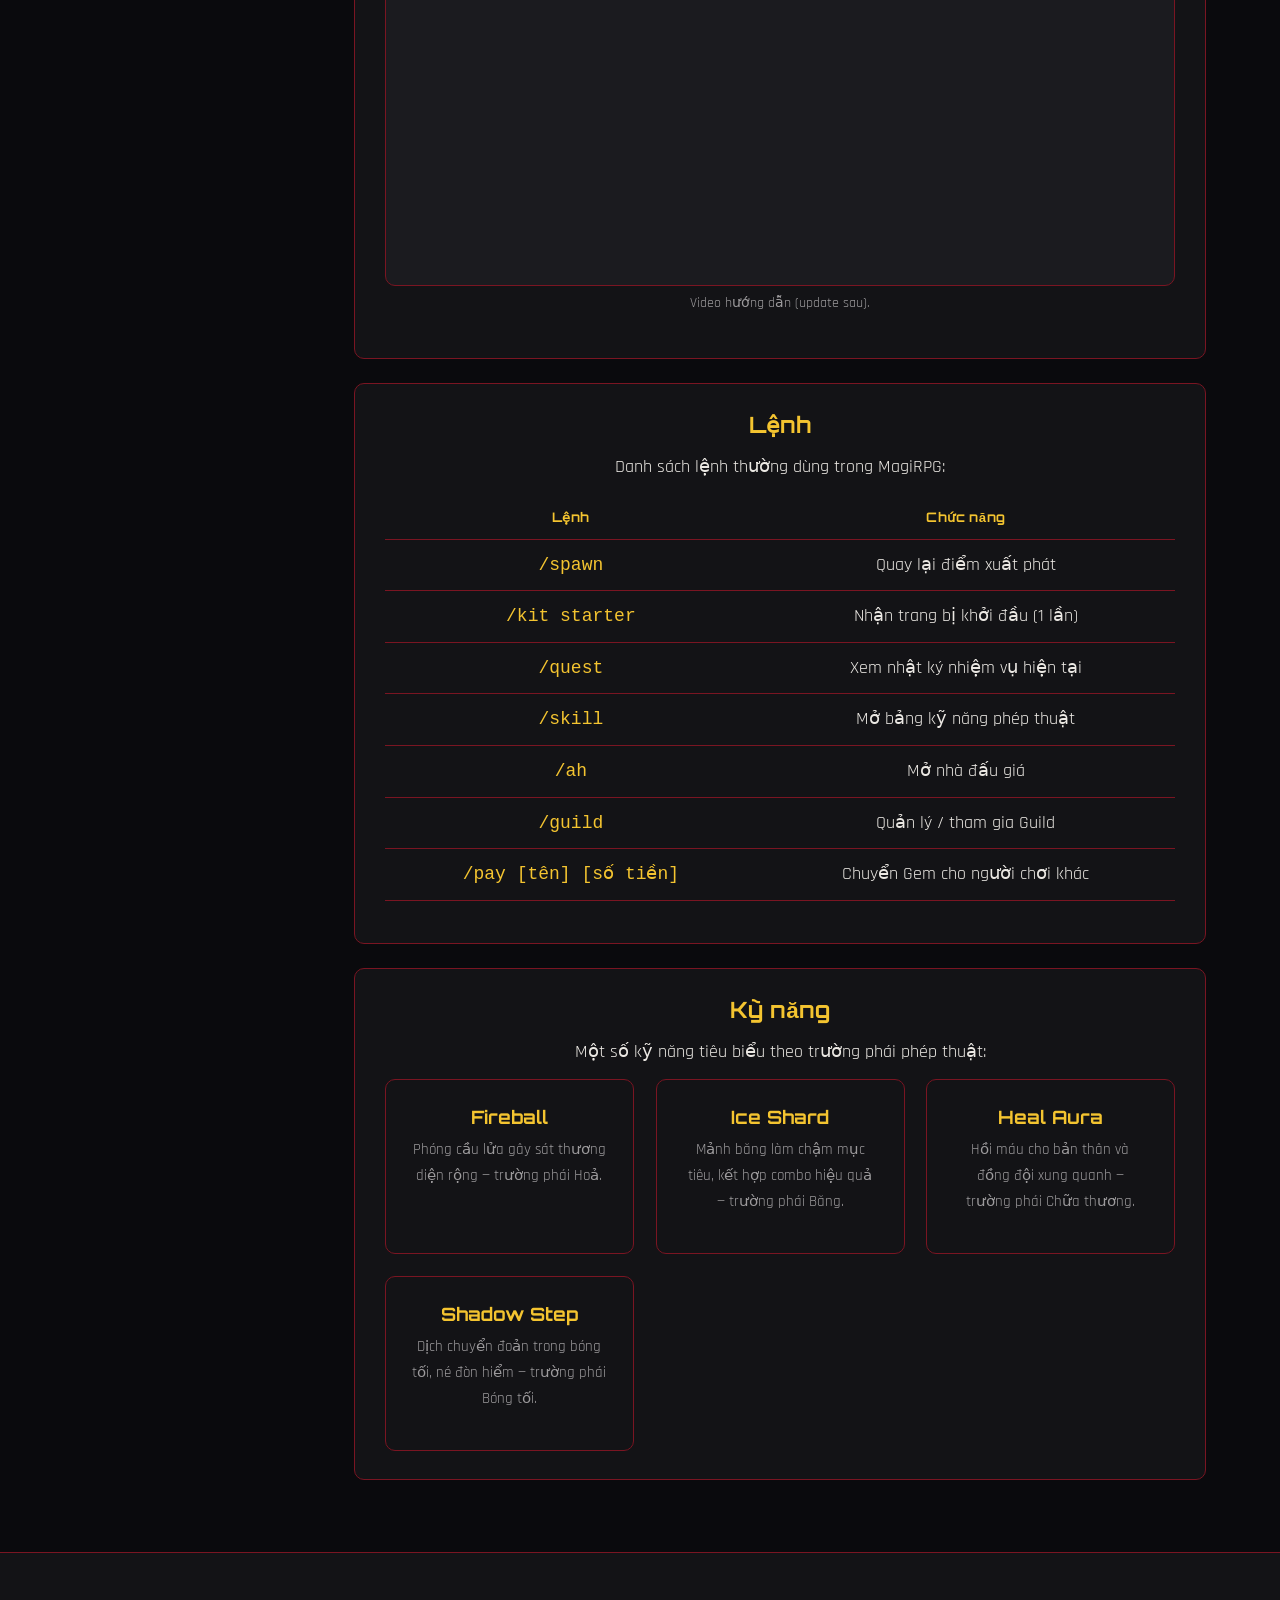
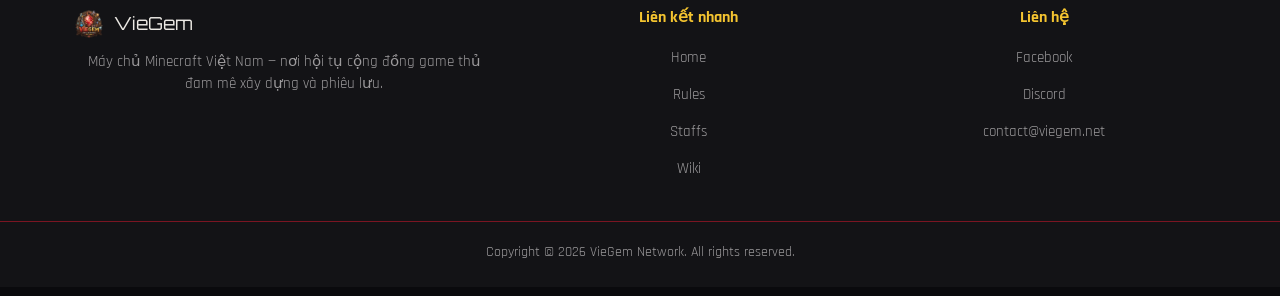
<file: magirpg/wiki/index.html>
<!DOCTYPE html>
<html lang="vi">
<head>
  <meta charset="UTF-8">
  <meta name="viewport" content="width=device-width, initial-scale=1.0">
  <title>Wiki MagiRPG — VieGem Network</title>
  <meta name="description" content="Wiki hướng dẫn chơi cụm MagiRPG: cách chơi, khởi đầu, lệnh và kỹ năng.">

  <link rel="preconnect" href="https://fonts.googleapis.com">
  <link rel="preconnect" href="https://fonts.gstatic.com" crossorigin>
  <link href="https://fonts.googleapis.com/css2?family=Orbitron:wght@600;700;800&family=Rajdhani:wght@500;600;700&display=swap" rel="stylesheet">

  <link rel="stylesheet" href="/css/style.css">
  <link rel="icon" href="/assets/logo-viegem.webp">

  <!-- ==========================================================================
       CSS RIÊNG cho trang wiki MagiRPG — chỉ để hỗ trợ nhúng ảnh/video minh hoạ
       và bảng lệnh. Không cần đụng vào /css/style.css cho các phần này.
       ========================================================================== -->
  <style>
    /* Ảnh minh hoạ trong wiki */
    .wiki-media-img {
      width: 100%;
      border-radius: var(--radius);
      border: 1px solid var(--c-red-dim);
      margin: 14px 0;
    }
    /* Khung video 16:9 responsive — dùng cho cả <video> tự host lẫn iframe YouTube */
    .wiki-video-embed {
      position: relative;
      width: 100%;
      padding-top: 56.25%; /* tỉ lệ 16:9 */
      margin: 14px 0;
      border-radius: var(--radius);
      overflow: hidden;
      border: 1px solid var(--c-red-dim);
      background: var(--c-bg-elevated);
    }
    .wiki-video-embed iframe,
    .wiki-video-embed video {
      position: absolute;
      inset: 0;
      width: 100%;
      height: 100%;
      border: 0;
    }
    figcaption.wiki-caption {
      color: var(--c-text-dim);
      font-size: 0.88rem;
      margin-top: -8px;
      margin-bottom: 14px;
    }
    /* Bảng danh sách lệnh */
    .wiki-cmd-table {
      width: 100%;
      border-collapse: collapse;
      margin: 14px 0;
    }
    .wiki-cmd-table th, .wiki-cmd-table td {
      padding: 10px 14px;
      border-bottom: 1px solid var(--c-red-dim);
    }
    .wiki-cmd-table th {
      color: var(--c-yellow);
      font-family: var(--font-display);
      font-size: 0.82rem;
      letter-spacing: 0.4px;
    }
    .wiki-cmd-table td code { color: var(--c-yellow); }
  </style>
</head>
<body>

  <!-- ============ HEADER (đồng bộ với toàn site) ============ -->
  <header class="site-header">
    <div class="container">
      <a href="/" class="brand">
        <img src="/assets/logo-viegem.webp" alt="Logo VieGem Network">
        <span><span class="brand-red">Vie</span><span class="brand-yellow">Gem</span></span>
      </a>
      <nav class="main-nav" id="main-nav">
        <a href="/">Home</a>
        <a href="/rules/">Rules</a>
        <a href="/staffs/">Staffs</a>
        <a href="/wiki/">Wiki</a>
      </nav>
      <button class="hamburger" aria-label="Mở menu điều hướng" aria-expanded="false" aria-controls="main-nav">
        <span></span><span></span><span></span>
      </button>
    </div>
  </header>

  <section class="section" style="padding-top:56px;">
    <div class="container">
      <div class="breadcrumb">
        <a href="/">Home</a><span class="sep">/</span>
        <a href="/magirpg/">MagiRPG</a><span class="sep">/</span>
        <span class="current">Wiki</span>
      </div>
      <h2>Wiki <span class="accent" style="color:var(--c-yellow)">MagiRPG</span></h2>
      <p class="tagline" style="margin:0 auto 12px;">Toàn bộ hướng dẫn chơi cụm MagiRPG — cách chơi, khởi đầu, lệnh và kỹ năng.</p>

      <!-- 🔽 NÚT TẢI RESOURCE PACK — đổi link trong href nếu rsp cập nhật phiên bản mới -->
      <div class="hero-actions" style="margin-top:8px; margin-bottom:44px;">
        <a class="btn btn-primary"
           href="https://raw.githubusercontent.com/corelinksstudio-base/viegem_rsp/main/generated.zip"
           download
           aria-label="Tải Resource Pack cho MagiRPG">
          🎨 Tải Resource Pack
        </a>
      </div>

      <div class="wiki-layout">
        <!-- ===== SIDEBAR MỤC LỤC =====
             Mỗi link trỏ tới #id của 1 .wiki-card bên phải.
             Thêm mục mới thì nhớ thêm luôn 1 dòng <li><a href="#id">...</a></li> ở đây. -->
        <nav class="wiki-toc" aria-label="Mục lục Wiki MagiRPG">
          <h4>Mục lục</h4>
          <ul>
            <li><a href="#cach-choi">Cách chơi</a></li>
            <li><a href="#khoi-dau">Khởi đầu</a></li>
            <li><a href="#lenh">Lệnh</a></li>
            <li><a href="#ky-nang">Kỹ năng</a></li>
          </ul>
        </nav>

        <div class="wiki-content">

          <!-- ==========================================================================
               HƯỚNG DẪN CHUNG — CÁCH CHÈN ẢNH / VIDEO VÀO 1 MỤC WIKI

               ➤ Chèn ẢNH minh hoạ:
                 <img class="wiki-media-img" src="/magirpg/wiki/assets/ten-anh.jpg" alt="Mô tả ảnh">
                 <figcaption class="wiki-caption">Chú thích ngắn cho ảnh (tuỳ chọn)</figcaption>
                 (Nên tạo sẵn thư mục /magirpg/wiki/assets/ để chứa ảnh riêng cho wiki này,
                 hoặc dùng chung /assets/ ở gốc site.)

               ➤ Chèn VIDEO tự host (file .mp4 của bạn):
                 <div class="wiki-video-embed">
                   <video controls poster="/magirpg/wiki/assets/poster.jpg">
                     <source src="/magirpg/wiki/assets/video.mp4" type="video/mp4">
                   </video>
                 </div>

               ➤ Chèn VIDEO từ YouTube (nhúng iframe):
                 <div class="wiki-video-embed">
                   <iframe src="https://www.youtube.com/embed/ID_VIDEO"
                           title="Tên video" allowfullscreen></iframe>
                 </div>
                 (ID_VIDEO lấy từ link YouTube: youtube.com/watch?v=ID_VIDEO)
          ========================================================================== -->

          <!-- ===== WIKI SECTION: CÁCH CHƠI =====
               Để thêm mục wiki mới: copy toàn bộ block <div class="wiki-card">...</div>
               bên dưới, đổi id, tiêu đề <h2>, và nội dung. Nhớ thêm link tương ứng
               vào <nav class="wiki-toc"> bên trái. -->
          <div class="wiki-card fade-up" id="cach-choi">
            <h2>Cách chơi</h2>
            <div class="wiki-body">
              <p>MagiRPG là cụm nhập vai phép thuật — bạn chọn một trường phái phép thuật, chiến đấu với quái vật, hoàn thành cốt truyện và phát triển nhân vật qua từng chương.</p>

              <!-- 🖼️ Ví dụ chèn ảnh minh hoạ — thay src bằng ảnh chụp màn hình thật -->
              <img class="wiki-media-img" src="/assets/loi-choi.png" alt="Ảnh minh hoạ lối chơi MagiRPG">
              <figcaption class="wiki-caption">Ảnh minh hoạ.</figcaption>

              <ul>
                <li>Chọn 1 trong nhiều trường phái phép thuật (Hoả, Băng, Chữa thương, Bóng tối...).</li>
                <li>Đánh quái, làm nhiệm vụ để nhận EXP và lên cấp nhân vật.</li>
                <li>Tham gia Guild để cùng nhau chinh phục boss và Guild War.</li>
                <li>Giao dịch, đấu giá vật phẩm trong hệ thống kinh tế Gem.</li>
              </ul>
            </div>
          </div>

          <!-- ===== WIKI SECTION: KHỞI ĐẦU ===== -->
          <div class="wiki-card fade-up" id="khoi-dau">
            <h2>Khởi đầu</h2>
            <div class="wiki-body">
              <p>Các bước đầu tiên khi mới vào MagiRPG:</p>
              <ol>
                <li>Kết nối server bằng IP <code>viegem.net</code>, chọn cụm <strong>MagiRPG</strong>.</li>
                <li>Gõ <code>/kit starter</code> để nhận bộ trang bị khởi đầu (chỉ dùng được 1 lần).</li>
                <li>Chọn trường phái phép thuật đầu tiên tại NPC hướng dẫn ở khu vực spawn.</li>
                <li>Hoàn thành nhiệm vụ mở đầu để nhận thêm EXP và Gem khởi động.</li>
              </ol>

              <!-- 🎬 Ví dụ nhúng video hướng dẫn từ YouTube — thay ID_VIDEO bằng video thật -->
              <div class="wiki-video-embed">
                <iframe src="https://www.youtube.com/embed/dQw4w9WgXcQ"
                        title="Video hướng dẫn khởi đầu MagiRPG" allowfullscreen></iframe>
              </div>
              <figcaption class="wiki-caption">Video hướng dẫn (update sau).</figcaption>
            </div>
          </div>

          <!-- ===== WIKI SECTION: LỆNH ===== -->
          <div class="wiki-card fade-up" id="lenh">
            <h2>Lệnh</h2>
            <div class="wiki-body">
              <p>Danh sách lệnh thường dùng trong MagiRPG:</p>
              <table class="wiki-cmd-table">
                <thead>
                  <tr><th>Lệnh</th><th>Chức năng</th></tr>
                </thead>
                <tbody>
                  <tr><td><code>/spawn</code></td><td>Quay lại điểm xuất phát</td></tr>
                  <tr><td><code>/kit starter</code></td><td>Nhận trang bị khởi đầu (1 lần)</td></tr>
                  <tr><td><code>/quest</code></td><td>Xem nhật ký nhiệm vụ hiện tại</td></tr>
                  <tr><td><code>/skill</code></td><td>Mở bảng kỹ năng phép thuật</td></tr>
                  <tr><td><code>/ah</code></td><td>Mở nhà đấu giá</td></tr>
                  <tr><td><code>/guild</code></td><td>Quản lý / tham gia Guild</td></tr>
                  <tr><td><code>/pay [tên] [số tiền]</code></td><td>Chuyển Gem cho người chơi khác</td></tr>
                </tbody>
              </table>
            </div>
          </div>

          <!-- ===== WIKI SECTION: KỸ NĂNG ===== -->
          <div class="wiki-card fade-up" id="ky-nang">
            <h2>Kỹ năng</h2>
            <div class="wiki-body">
              <p>Một số kỹ năng tiêu biểu theo trường phái phép thuật:</p>
              <!-- Dùng lại .feature-grid / .feature-card có sẵn trong style.css -->
              <div class="feature-grid">
                <div class="feature-card">
                  <h3>Fireball</h3>
                  <p>Phóng cầu lửa gây sát thương diện rộng — trường phái Hoả.</p>
                </div>
                <div class="feature-card">
                  <h3>Ice Shard</h3>
                  <p>Mảnh băng làm chậm mục tiêu, kết hợp combo hiệu quả — trường phái Băng.</p>
                </div>
                <div class="feature-card">
                  <h3>Heal Aura</h3>
                  <p>Hồi máu cho bản thân và đồng đội xung quanh — trường phái Chữa thương.</p>
                </div>
                <div class="feature-card">
                  <h3>Shadow Step</h3>
                  <p>Dịch chuyển đoản trong bóng tối, né đòn hiểm — trường phái Bóng tối.</p>
                </div>
              </div>
            </div>
          </div>

          <!-- 🧩 Thêm mục wiki mới bằng cách copy 1 khối .wiki-card ở trên,
               đổi id, tiêu đề, nội dung, và thêm link vào mục lục bên trái. -->

        </div>
      </div>
    </div>
  </section>

  <!-- ============ FOOTER (đồng bộ với toàn site) ============ -->
  <footer class="site-footer">
    <div class="container footer-grid">
      <div class="footer-col">
        <div class="footer-brand">
          <img src="/assets/logo-viegem.webp" alt="Logo VieGem Network">
          <span><span class="brand-red">Vie</span><span class="brand-yellow">Gem</span></span>
        </div>
        <p>Máy chủ Minecraft Việt Nam — nơi hội tụ cộng đồng game thủ đam mê xây dựng và phiêu lưu.</p>
      </div>
      <div class="footer-col">
        <h4>Liên kết nhanh</h4>
        <ul>
          <li><a href="/">Home</a></li>
          <li><a href="/rules/">Rules</a></li>
          <li><a href="/staffs/">Staffs</a></li>
          <li><a href="/wiki/">Wiki</a></li>
        </ul>
      </div>
      <div class="footer-col">
        <h4>Liên hệ</h4>
        <ul>
          <li><a href="https://facebook.com" target="_blank" rel="noopener">Facebook</a></li>
          <li><a href="https://discord.gg" target="_blank" rel="noopener">Discord</a></li>
          <li><a href="mailto:contact@viegem.net">contact@viegem.net</a></li>
        </ul>
      </div>
    </div>
    <div class="footer-bottom">
      Copyright © <span id="current-year">2025</span> VieGem Network. All rights reserved.
    </div>
  </footer>

  <script src="/js/main.js"></script>
  <script>
    // Cuộn mượt tới mục wiki khi bấm vào Mục lục, KHÔNG đổi URL (giữ thanh địa chỉ sạch).
    const tocLinks = document.querySelectorAll('.wiki-toc a[href^="#"]');
    tocLinks.forEach((link) => {
      link.addEventListener("click", (e) => {
        e.preventDefault();
        const target = document.querySelector(link.getAttribute("href"));
        if (target) {
          target.scrollIntoView({ behavior: "smooth", block: "start" });
          target.setAttribute("tabindex", "-1");
          target.focus({ preventScroll: true });
        }
      });
    });

    // Tô sáng mục lục tương ứng với phần đang xem trên màn hình
    const wikiCards = document.querySelectorAll(".wiki-card[id]");
    if ("IntersectionObserver" in window && wikiCards.length) {
      const tocObserver = new IntersectionObserver(
        (entries) => {
          entries.forEach((entry) => {
            if (entry.isIntersecting) {
              tocLinks.forEach((l) => l.classList.remove("active"));
              const activeLink = document.querySelector(`.wiki-toc a[href="#${entry.target.id}"]`);
              if (activeLink) activeLink.classList.add("active");
            }
          });
        },
        { rootMargin: "-45% 0px -45% 0px" }
      );
      wikiCards.forEach((card) => tocObserver.observe(card));
    }
  </script>
</body>
</html>
</file>
<file: css/style.css>
/* ==========================================================================
   VIEGEM SERVER — STYLESHEET CHÍNH
   Dùng chung cho tất cả các trang (/, /rules/, /staffs/, /wiki/, /magirpg/)
   Cấu trúc file:
     1. Biến CSS (màu, font, khoảng cách) — chỉnh nhanh theme ở đây
     2. Reset & base
     3. Header / Navigation
     4. Hero section
     5. Cụm server (cards)
     6. Media buttons
     7. Footer
     8. Trang Rules
     9. Trang Staffs
    10. Trang Wiki
    11. Trang MagiRPG
    12. Utilities & animation (fade-in on scroll)
    13. Responsive (mobile)
   ========================================================================== */

/* ---------- 1. BIẾN CSS — TÙY CHỈNH MÀU SẮC / FONT Ở ĐÂY ---------- */
:root {
  --c-bg: #0a0a0d;           /* nền chính - đen */
  --c-bg-alt: #131316;       /* nền phụ (card, section xen kẽ) */
  --c-bg-elevated: #1b1b1f;  /* nền nổi hơn (header khi scroll, card hover) */
  --c-red: #e0263f;          /* đỏ - điểm nhấn chính, nút, viền */
  --c-red-dim: #7a1522;      /* đỏ tối - viền tĩnh, đường kẻ */
  --c-yellow: #f4c430;       /* vàng - highlight, chữ quan trọng */
  --c-text: #ece9e4;         /* chữ chính */
  --c-text-dim: #9c9a9c;     /* chữ phụ, mô tả */
  --c-online: #3ecf6e;
  --c-offline: #e0263f;

  --font-display: 'Orbitron', sans-serif; /* tiêu đề */
  --font-body: 'Rajdhani', sans-serif;    /* nội dung */

  --header-h: 72px;
  --radius: 10px;
  --transition: 220ms cubic-bezier(.3,.7,.4,1);
  --max-w: 1180px;
}

/* ---------- 2. RESET & BASE ---------- */
* { box-sizing: border-box; margin: 0; padding: 0; }

html {
  scroll-behavior: smooth;
  scroll-padding-top: calc(var(--header-h) + 16px);
}

body {
  background: var(--c-bg);
  color: var(--c-text);
  font-family: var(--font-body);
  font-size: 18px;
  line-height: 1.5;
  -webkit-font-smoothing: antialiased;
  overflow-x: hidden;
  text-align: center; /* Căn giữa toàn bộ văn bản trên site — kế thừa xuống mọi phần tử con */
}

/* Danh sách (ol/ul) căn giữa: marker vẫn nằm cạnh chữ nhờ list-style-position: inside */
ul, ol { list-style-position: inside; }

img { max-width: 100%; display: block; }

a { color: inherit; text-decoration: none; }

h1, h2, h3, h4 {
  font-family: var(--font-display);
  font-weight: 700;
  line-height: 1.15;
}

.container {
  max-width: var(--max-w);
  margin: 0 auto;
  padding: 0 24px;
}

/* Chỉ báo focus bàn phím — accessibility */
a:focus-visible, button:focus-visible, input:focus-visible {
  outline: 2px solid var(--c-yellow);
  outline-offset: 3px;
}

@media (prefers-reduced-motion: reduce) {
  * { animation-duration: 0.01ms !important; transition-duration: 0.01ms !important; }
}

/* ---------- 2b. KEYFRAMES DÙNG CHUNG ---------- */
@keyframes reveal-up {
  from { opacity: 0; transform: translateY(22px); }
  to   { opacity: 1; transform: translateY(0); }
}
@keyframes pulse-glow {
  0%, 100% { box-shadow: 0 0 6px currentColor; }
  50%      { box-shadow: 0 0 16px currentColor; }
}
@keyframes float-orb {
  0%, 100% { transform: translate(0, 0) scale(1); }
  50%      { transform: translate(14px, -18px) scale(1.06); }
}

/* ---------- 3. HEADER / NAVIGATION ---------- */
.site-header {
  position: sticky;
  top: 0;
  z-index: 100;
  height: var(--header-h);
  display: flex;
  align-items: center;
  background: transparent;
  border-bottom: 1px solid transparent;
  transition: background var(--transition), border-color var(--transition);
}

.site-header.scrolled {
  background: rgba(10, 10, 13, 0.92);
  backdrop-filter: blur(8px);
  border-bottom: 1px solid var(--c-red-dim);
}

.site-header .container {
  display: flex;
  align-items: center;
  justify-content: space-between;
  width: 100%;
}

.brand {
  display: flex;
  align-items: center;
  gap: 10px;
  font-family: var(--font-display);
  font-size: 1.25rem;
  letter-spacing: 0.5px;
}

.brand img {
  width: 34px;
  height: 34px;
  border-radius: 6px;
}

.brand .brand-red { color: var(--c-red); }
.brand .brand-yellow { color: var(--c-yellow); }

.main-nav {
  display: flex;
  align-items: center;
  gap: 8px;
}

.main-nav a {
  padding: 8px 16px;
  font-weight: 600;
  font-size: 1rem;
  border-radius: var(--radius);
  transition: color var(--transition), background var(--transition);
  position: relative;
}

/* Gạch chân mọc dần khi hover/active — hiệu ứng transform, không lag */
.main-nav a::after {
  content: "";
  position: absolute;
  left: 16px;
  right: 16px;
  bottom: 3px;
  height: 2px;
  background: var(--c-yellow);
  transform: scaleX(0);
  transform-origin: center;
  transition: transform var(--transition);
}
.main-nav a:hover::after,
.main-nav a.active::after { transform: scaleX(1); }

.main-nav a:hover { color: var(--c-yellow); background: rgba(244,196,48,0.08); }

.main-nav a.active { color: var(--c-yellow); }

/* Nút hamburger — chỉ hiện trên mobile */
.hamburger {
  display: none;
  flex-direction: column;
  gap: 5px;
  background: none;
  border: none;
  cursor: pointer;
  padding: 10px;
}
.hamburger span {
  width: 24px;
  height: 2px;
  background: var(--c-text);
  transition: transform var(--transition), opacity var(--transition);
}
.hamburger.open span:nth-child(1) { transform: translateY(7px) rotate(45deg); }
.hamburger.open span:nth-child(2) { opacity: 0; }
.hamburger.open span:nth-child(3) { transform: translateY(-7px) rotate(-45deg); }

/* ---------- 4. HERO SECTION ---------- */
.hero {
  position: relative;
  padding: 96px 0 72px;
  text-align: center;
  background:
    radial-gradient(ellipse 60% 50% at 50% 0%, rgba(224,38,63,0.16), transparent 70%),
    var(--c-bg);
  border-bottom: 1px solid var(--c-red-dim);
  overflow: hidden;
}

/* Quầng sáng trôi nổi nhẹ phía sau hero — chỉ dùng transform, không lag */
.hero::before, .hero::after {
  content: "";
  position: absolute;
  width: 340px;
  height: 340px;
  border-radius: 50%;
  filter: blur(70px);
  pointer-events: none;
  z-index: 0;
}
.hero::before {
  top: -120px; left: 8%;
  background: rgba(224,38,63,0.22);
  animation: float-orb 9s ease-in-out infinite;
}
.hero::after {
  top: -60px; right: 10%;
  background: rgba(244,196,48,0.14);
  animation: float-orb 11s ease-in-out infinite reverse;
}
.hero .container { position: relative; z-index: 1; }

.hero h1 {
  font-size: clamp(2.2rem, 6vw, 4rem);
  color: var(--c-text);
  opacity: 0;
  animation: reveal-up 700ms ease forwards;
}

.hero h1 .accent { color: var(--c-red); }

.hero p.tagline {
  margin: 20px auto 0;
  max-width: 620px;
  color: var(--c-text-dim);
  font-size: 1.15rem;
  opacity: 0;
  animation: reveal-up 700ms ease forwards;
  animation-delay: 120ms;
}

.hero-actions {
  display: flex;
  flex-wrap: wrap;
  gap: 16px;
  justify-content: center;
  margin-top: 36px;
  opacity: 0;
  animation: reveal-up 700ms ease forwards;
  animation-delay: 240ms;
}

.btn {
  font-family: var(--font-body);
  font-weight: 700;
  font-size: 1.05rem;
  padding: 14px 30px;
  border-radius: var(--radius);
  border: 1px solid transparent;
  cursor: pointer;
  transition: transform var(--transition), box-shadow var(--transition), background var(--transition);
  will-change: transform;
}
.btn:hover { transform: scale(1.045); }
.btn:active { transform: scale(0.98); }

.btn-primary {
  background: var(--c-red);
  color: #fff;
  box-shadow: 0 0 0 rgba(224,38,63,0.5);
}
.btn-primary:hover { box-shadow: 0 0 22px rgba(224,38,63,0.55); }

.btn-secondary {
  background: transparent;
  border-color: var(--c-yellow);
  color: var(--c-yellow);
}
.btn-secondary:hover { box-shadow: 0 0 18px rgba(244,196,48,0.4); background: rgba(244,196,48,0.08); }

.copy-toast {
  position: fixed;
  bottom: 28px;
  left: 50%;
  transform: translateX(-50%) translateY(20px);
  background: var(--c-bg-elevated);
  border: 1px solid var(--c-yellow);
  color: var(--c-yellow);
  padding: 12px 22px;
  border-radius: var(--radius);
  font-weight: 600;
  opacity: 0;
  pointer-events: none;
  transition: opacity var(--transition), transform var(--transition);
  z-index: 999;
}
.copy-toast.show {
  opacity: 1;
  transform: translateX(-50%) translateY(0);
}

/* Trạng thái server */
.server-status {
  margin: 44px auto 0;
  max-width: 640px;
  background: var(--c-bg-alt);
  border: 1px solid var(--c-red-dim);
  border-radius: var(--radius);
  padding: 22px 26px;
  opacity: 0;
  animation: reveal-up 700ms ease forwards;
  animation-delay: 360ms;
}

.status-row {
  display: flex;
  align-items: center;
  justify-content: center;
  gap: 12px;
  flex-wrap: wrap;
}

.status-dot {
  width: 12px;
  height: 12px;
  border-radius: 50%;
  background: var(--c-text-dim);
  flex-shrink: 0;
}
.status-dot.online { background: var(--c-online); color: var(--c-online); animation: pulse-glow 2s ease-in-out infinite; }
.status-dot.offline { background: var(--c-offline); color: var(--c-offline); animation: pulse-glow 2s ease-in-out infinite; }

.status-label { font-family: var(--font-display); font-size: 1.1rem; }

.status-meta {
  margin-top: 10px;
  color: var(--c-text-dim);
  font-size: 0.98rem;
  display: flex;
  justify-content: center;
  gap: 18px;
  flex-wrap: wrap;
}

.status-players {
  margin-top: 14px;
  display: flex;
  justify-content: center;
  flex-wrap: wrap;
  gap: 8px;
}
.status-players span {
  background: var(--c-bg-elevated);
  border: 1px solid var(--c-red-dim);
  padding: 4px 10px;
  border-radius: 6px;
  font-size: 0.9rem;
}

/* ---------- 5. CỤM SERVER (CARDS) ---------- */
.section {
  padding: 72px 0;
}
.section h2 {
  font-size: clamp(1.6rem, 4vw, 2.2rem);
  text-align: center;
  margin-bottom: 40px;
}
.section h2 .accent { color: var(--c-yellow); }

.cluster-grid {
  display: grid;
  grid-template-columns: repeat(auto-fit, minmax(260px, 1fr));
  gap: 24px;
}

.cluster-card {
  display: block;
  background: var(--c-bg-alt);
  border: 1px solid var(--c-red-dim);
  border-radius: var(--radius);
  overflow: hidden;
  transition: transform var(--transition), box-shadow var(--transition), border-color var(--transition);
  will-change: transform;
}
.cluster-card:hover {
  transform: scale(1.03);
  border-color: var(--c-yellow);
  box-shadow: 0 0 26px rgba(224,38,63,0.28);
}
.cluster-card img {
  width: 100%;
  aspect-ratio: 16/9;
  object-fit: cover;
  transition: transform 500ms ease;
  will-change: transform;
}
.cluster-card:hover img { transform: scale(1.08); }
.cluster-card .cluster-body { padding: 20px; }
.cluster-card h3 { color: var(--c-yellow); font-size: 1.3rem; margin-bottom: 8px; }
.cluster-card p { color: var(--c-text-dim); font-size: 0.98rem; }

/* ---------- 6. MEDIA BUTTONS ---------- */
.media-grid {
  display: flex;
  flex-wrap: wrap;
  justify-content: center;
  gap: 20px;
}
.media-btn {
  display: flex;
  align-items: center;
  gap: 12px;
  padding: 16px 28px;
  border-radius: var(--radius);
  background: var(--c-bg-alt);
  border: 1px solid var(--c-red-dim);
  font-weight: 700;
  transition: transform var(--transition), border-color var(--transition), color var(--transition);
  will-change: transform;
}
.media-btn svg { width: 22px; height: 22px; fill: currentColor; }
.media-btn:hover { transform: scale(1.05); border-color: var(--c-yellow); color: var(--c-yellow); }

/* ---------- 7. FOOTER ---------- */
.site-footer {
  background: var(--c-bg-alt);
  border-top: 1px solid var(--c-red-dim);
  padding: 56px 0 24px;
}
.footer-grid {
  display: grid;
  grid-template-columns: 1.3fr 1fr 1fr;
  gap: 32px;
}
.footer-col h4 {
  font-size: 1rem;
  color: var(--c-yellow);
  margin-bottom: 16px;
  font-family: var(--font-body);
  font-weight: 700;
}
.footer-col p { color: var(--c-text-dim); font-size: 0.95rem; }
.footer-col ul { list-style: none; display: flex; flex-direction: column; gap: 10px; }
.footer-col ul a { color: var(--c-text-dim); font-size: 0.95rem; transition: color var(--transition); }
.footer-col ul a:hover { color: var(--c-yellow); }
.footer-brand { display: flex; align-items: center; gap: 10px; margin-bottom: 12px; font-family: var(--font-display); }
.footer-brand img { width: 30px; height: 30px; border-radius: 6px; }
.footer-bottom {
  margin-top: 40px;
  padding-top: 20px;
  border-top: 1px solid var(--c-red-dim);
  text-align: center;
  color: var(--c-text-dim);
  font-size: 0.88rem;
}

/* ---------- 8. TRANG RULES ---------- */
.rules-tabs {
  display: flex;
  gap: 10px;
  justify-content: center;
  margin-bottom: 36px;
  flex-wrap: wrap;
}
.rules-tab-btn {
  padding: 12px 26px;
  border-radius: var(--radius);
  background: var(--c-bg-alt);
  border: 1px solid var(--c-red-dim);
  color: var(--c-text-dim);
  font-weight: 700;
  font-family: var(--font-body);
  font-size: 1rem;
  cursor: pointer;
  transition: color var(--transition), border-color var(--transition), background var(--transition);
}
.rules-tab-btn.active {
  color: var(--c-yellow);
  border-color: var(--c-yellow);
  background: rgba(244,196,48,0.08);
}
.rules-panel { display: none; }
.rules-panel.active { display: block; }

.rules-box {
  background: var(--c-bg-alt);
  border: 1px solid var(--c-red-dim);
  border-left: 4px solid var(--c-red);
  border-radius: var(--radius);
  padding: 28px 30px;
  margin-bottom: 24px;
}
.rules-box h3 { color: var(--c-yellow); margin-bottom: 16px; font-size: 1.2rem; }
.rules-box ol { display: flex; flex-direction: column; gap: 10px; }
.rules-box ol li::marker { color: var(--c-red); font-weight: 700; }

/* ---------- 9. TRANG STAFFS ---------- */
.staff-grid {
  display: grid;
  grid-template-columns: repeat(auto-fit, minmax(240px, 1fr));
  gap: 22px;
}
.staff-card {
  background: var(--c-bg-alt);
  border: 1px solid var(--c-red-dim);
  border-radius: var(--radius);
  padding: 26px 22px;
  text-align: center;
  transition: transform var(--transition), border-color var(--transition);
  will-change: transform;
}
.staff-card:hover { transform: scale(1.03); border-color: var(--c-yellow); }
.staff-avatars {
  display: flex;
  justify-content: center;
  gap: -8px;
  position: relative;
  height: 76px;
  margin-bottom: 14px;
}
.staff-skin {
  width: 76px;
  height: 76px;
  border-radius: 12px;
  border: 2px solid var(--c-red-dim);
  background: var(--c-bg-elevated);
  object-fit: cover;
}
.staff-discord-badge {
  position: absolute;
  bottom: -4px;
  right: calc(50% - 46px);
  width: 30px;
  height: 30px;
  border-radius: 50%;
  border: 2px solid var(--c-bg-alt);
  background: var(--c-bg-elevated);
  object-fit: cover;
}
.staff-role {
  display: inline-block;
  font-size: 0.8rem;
  font-weight: 700;
  color: var(--c-bg);
  background: var(--c-yellow);
  padding: 3px 12px;
  border-radius: 20px;
  margin-bottom: 10px;
}
.staff-name { font-family: var(--font-display); font-size: 1.1rem; margin-bottom: 4px; }
.staff-discord {
  color: var(--c-text-dim);
  font-size: 0.9rem;
  display: flex;
  align-items: center;
  justify-content: center;
  gap: 6px;
}
.staff-discord-dot { width: 8px; height: 8px; border-radius: 50%; background: var(--c-text-dim); }
.staff-discord-dot.online { background: var(--c-online); }
.staff-discord-dot.idle { background: var(--c-yellow); }
.staff-discord-dot.dnd { background: var(--c-red); }

/* ---------- 10. TRANG WIKI ---------- */
.wiki-layout {
  display: grid;
  grid-template-columns: 240px 1fr;
  gap: 40px;
  align-items: start;
}
.wiki-toc {
  position: sticky;
  top: calc(var(--header-h) + 24px);
  background: var(--c-bg-alt);
  border: 1px solid var(--c-red-dim);
  border-radius: var(--radius);
  padding: 20px;
}
.wiki-toc h4 { color: var(--c-yellow); font-size: 0.95rem; margin-bottom: 12px; font-family: var(--font-body); }
.wiki-toc ul { list-style: none; display: flex; flex-direction: column; gap: 10px; }
.wiki-toc a { color: var(--c-text-dim); font-size: 0.95rem; transition: color var(--transition); }
.wiki-toc a:hover, .wiki-toc a.active { color: var(--c-yellow); }

.wiki-content { display: flex; flex-direction: column; gap: 24px; }
.wiki-card {
  background: var(--c-bg-alt);
  border: 1px solid var(--c-red-dim);
  border-radius: var(--radius);
  padding: 28px 30px;
  scroll-margin-top: calc(var(--header-h) + 20px);
}
.wiki-card h2 { color: var(--c-yellow); font-size: 1.4rem; margin-bottom: 14px; }
.wiki-card .wiki-body { color: var(--c-text); line-height: 1.7; }
.wiki-card .wiki-body p { margin-bottom: 12px; }
.wiki-card .wiki-body ul { display: flex; flex-direction: column; gap: 6px; }

/* ---------- 11. TRANG MAGIRPG ---------- */
.cluster-hero {
  padding: 80px 0 56px;
  text-align: center;
  border-bottom: 1px solid var(--c-red-dim);
  background: radial-gradient(ellipse 60% 50% at 50% 0%, rgba(244,196,48,0.10), transparent 70%);
}
.cluster-hero h1 {
  font-size: clamp(2rem, 5vw, 3.2rem);
  opacity: 0;
  animation: reveal-up 700ms ease forwards;
}
.cluster-hero .tagline { opacity: 0; animation: reveal-up 700ms ease forwards; animation-delay: 120ms; }
.cluster-hero .hero-actions { animation-delay: 240ms; }
.feature-grid {
  display: grid;
  grid-template-columns: repeat(auto-fit, minmax(220px, 1fr));
  gap: 22px;
}
.feature-card {
  background: var(--c-bg-alt);
  border: 1px solid var(--c-red-dim);
  border-radius: var(--radius);
  padding: 26px;
  transition: border-color var(--transition), transform var(--transition);
  will-change: transform;
}
.feature-card:hover { border-color: var(--c-yellow); transform: scale(1.02); }
.feature-card h3 { color: var(--c-yellow); font-size: 1.15rem; margin-bottom: 10px; }
.feature-card p { color: var(--c-text-dim); font-size: 0.95rem; }

/* ---------- 12. UTILITIES / ANIMATION ---------- */
.fade-up {
  opacity: 0;
  transform: translateY(18px);
  transition: opacity 600ms ease, transform 600ms ease;
  will-change: transform, opacity;
}
.fade-up.visible { opacity: 1; transform: translateY(0); }

/* Hiệu ứng xuất hiện so le (staggered) cho các thẻ trong lưới —
   mỗi thẻ trễ hơn thẻ trước một chút, tạo cảm giác "đổ vào" tự nhiên. */
.cluster-grid > .fade-up:nth-child(1),
.feature-grid > .fade-up:nth-child(1),
.staff-grid > .fade-up:nth-child(1),
.media-grid > .fade-up:nth-child(1) { transition-delay: 0ms; }
.cluster-grid > .fade-up:nth-child(2),
.feature-grid > .fade-up:nth-child(2),
.staff-grid > .fade-up:nth-child(2),
.media-grid > .fade-up:nth-child(2) { transition-delay: 80ms; }
.cluster-grid > .fade-up:nth-child(3),
.feature-grid > .fade-up:nth-child(3),
.staff-grid > .fade-up:nth-child(3),
.media-grid > .fade-up:nth-child(3) { transition-delay: 160ms; }
.feature-grid > .fade-up:nth-child(4),
.staff-grid > .fade-up:nth-child(4) { transition-delay: 240ms; }
.feature-grid > .fade-up:nth-child(5),
.staff-grid > .fade-up:nth-child(5) { transition-delay: 320ms; }
.feature-grid > .fade-up:nth-child(6),
.staff-grid > .fade-up:nth-child(6) { transition-delay: 400ms; }

.breadcrumb {
  color: var(--c-text-dim);
  font-size: 0.95rem;
  margin-bottom: 28px;
}
.breadcrumb a { color: var(--c-text-dim); }
.breadcrumb a:hover { color: var(--c-yellow); }
.breadcrumb .sep { margin: 0 8px; }
.breadcrumb .current { color: var(--c-yellow); }

/* ---------- 13. RESPONSIVE (MOBILE) ---------- */
@media (max-width: 860px) {
  .footer-grid { grid-template-columns: 1fr; }
  .wiki-layout { grid-template-columns: 1fr; }
  .wiki-toc { position: static; }
}

@media (max-width: 720px) {
  .hamburger { display: flex; }
  .main-nav {
    position: fixed;
    top: var(--header-h);
    right: 0;
    left: 0;
    background: var(--c-bg-elevated);
    border-bottom: 1px solid var(--c-red-dim);
    flex-direction: column;
    align-items: stretch;
    padding: 10px 24px 20px;
    gap: 4px;
    transform: translateY(-8px);
    opacity: 0;
    pointer-events: none;
    transition: opacity var(--transition), transform var(--transition);
  }
  .main-nav.open {
    transform: translateY(0);
    opacity: 1;
    pointer-events: auto;
  }
  .main-nav a { padding: 12px 8px; border-bottom: 1px solid rgba(255,255,255,0.05); }
}
</file>
